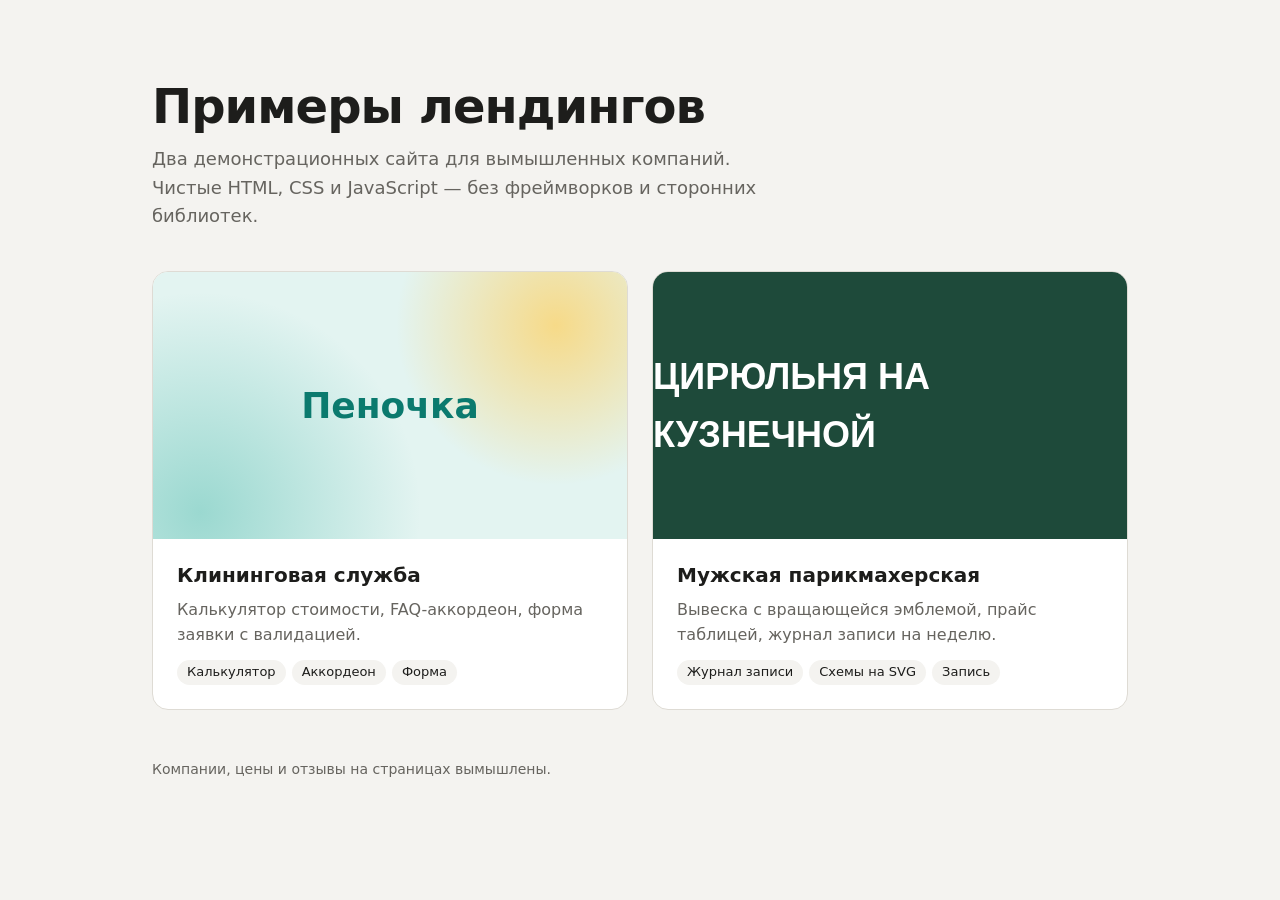
<file: index.html>
<!DOCTYPE html>
<html lang="ru">
<head>
  <meta charset="UTF-8">
  <meta name="viewport" content="width=device-width, initial-scale=1">
  <title>Демо-лендинги — примеры работ</title>
  <meta name="description" content="Два демонстрационных лендинга на HTML, CSS и JavaScript: клининговая служба и барбершоп.">
  <style>
    :root {
      --color-bg: #f4f3f0;
      --color-surface: #ffffff;
      --color-ink: #1d1d1b;
      --color-muted: #66645f;
      --color-line: #dedbd4;
      --gutter: 16px;
    }

    *,
    *::before,
    *::after {
      box-sizing: border-box;
    }

    body {
      margin: 0;
      min-width: 320px;
      font-family: system-ui, -apple-system, "Segoe UI", Roboto, "Helvetica Neue", Arial, sans-serif;
      line-height: 1.6;
      color: var(--color-ink);
      background: var(--color-bg);
    }

    :focus-visible {
      outline: 3px solid var(--color-ink);
      outline-offset: 4px;
    }

    .page {
      max-width: 1040px;
      margin: 0 auto;
      padding: 48px var(--gutter);
    }

    .page__header {
      max-width: 620px;
      margin-bottom: 40px;
    }

    .page__title {
      margin: 0 0 12px;
      font-size: clamp(2rem, 1.5rem + 2vw, 3rem);
      line-height: 1.1;
      letter-spacing: -0.02em;
    }

    .page__lead {
      margin: 0;
      color: var(--color-muted);
      font-size: 1.125rem;
    }

    .works {
      display: grid;
      gap: 24px;
      margin: 0;
      padding: 0;
      list-style: none;
    }

    .work {
      display: flex;
      flex-direction: column;
      height: 100%;
      overflow: hidden;
      border: 1px solid var(--color-line);
      border-radius: 16px;
      background: var(--color-surface);
      color: inherit;
      text-decoration: none;
      transition: transform 0.2s, box-shadow 0.2s;
    }

    .work:hover {
      transform: translateY(-4px);
      box-shadow: 0 16px 40px rgba(0, 0, 0, 0.1);
    }

    .work__preview {
      display: grid;
      place-items: center;
      aspect-ratio: 16 / 9;
      font-size: clamp(1.5rem, 1rem + 2vw, 2.25rem);
    }

    .work__preview--cleaning {
      background:
        radial-gradient(circle at 85% 20%, rgba(255, 207, 92, 0.7), transparent 35%),
        radial-gradient(circle at 10% 90%, rgba(20, 165, 147, 0.35), transparent 45%),
        #e3f4f1;
      color: #0b7a6e;
      font-family: ui-rounded, system-ui, sans-serif;
      font-weight: 800;
    }

    .work__preview--barber {
      background: #1e4a3a;
      color: #fff;
      font-family: "Avenir Next Condensed", "Bahnschrift Condensed", "Bahnschrift", "Roboto Condensed", "sans-serif-condensed", "Arial Narrow", Arial, sans-serif;
      font-stretch: condensed;
      font-weight: 700;
      text-transform: uppercase;
    }

    .work__body {
      flex: 1;
      padding: 20px 24px 24px;
    }

    .work__title {
      margin: 0 0 6px;
      font-size: 1.25rem;
    }

    .work__text {
      margin: 0 0 12px;
      color: var(--color-muted);
    }

    .work__tags {
      display: flex;
      flex-wrap: wrap;
      gap: 6px;
      margin: 0;
      padding: 0;
      list-style: none;
    }

    .work__tag {
      padding: 2px 10px;
      border-radius: 999px;
      background: var(--color-bg);
      font-size: 0.8125rem;
    }

    .page__footer {
      margin-top: 48px;
      color: var(--color-muted);
      font-size: 0.875rem;
    }

    @media (min-width: 768px) {
      :root {
        --gutter: 32px;
      }

      .page {
        padding-top: 80px;
      }

      .works {
        grid-template-columns: 1fr 1fr;
      }
    }

    @media (prefers-reduced-motion: reduce) {
      .work {
        transition: none;
      }

      .work:hover {
        transform: none;
      }
    }
  </style>
</head>
<body>
  <main class="page">
    <header class="page__header">
      <h1 class="page__title">Примеры лендингов</h1>
      <p class="page__lead">Два демонстрационных сайта для вымышленных компаний. Чистые HTML, CSS и JavaScript — без фреймворков и сторонних библиотек.</p>
    </header>

    <ul class="works">
      <li>
        <a class="work" href="landing-cleaning/index.html">
          <span class="work__preview work__preview--cleaning" aria-hidden="true">Пеночка</span>
          <div class="work__body">
            <h2 class="work__title">Клининговая служба</h2>
            <p class="work__text">Калькулятор стоимости, FAQ-аккордеон, форма заявки с валидацией.</p>
            <ul class="work__tags">
              <li class="work__tag">Калькулятор</li>
              <li class="work__tag">Аккордеон</li>
              <li class="work__tag">Форма</li>
            </ul>
          </div>
        </a>
      </li>
      <li>
        <a class="work" href="landing-barbershop/index.html">
          <span class="work__preview work__preview--barber" aria-hidden="true">Цирюльня на Кузнечной</span>
          <div class="work__body">
            <h2 class="work__title">Мужская парикмахерская</h2>
            <p class="work__text">Вывеска с вращающейся эмблемой, прайс таблицей, журнал записи на неделю.</p>
            <ul class="work__tags">
              <li class="work__tag">Журнал записи</li>
              <li class="work__tag">Схемы на SVG</li>
              <li class="work__tag">Запись</li>
            </ul>
          </div>
        </a>
      </li>
    </ul>

    <footer class="page__footer">
      <p>Компании, цены и отзывы на страницах вымышлены.</p>
    </footer>
  </main>
</body>
</html>
</file>
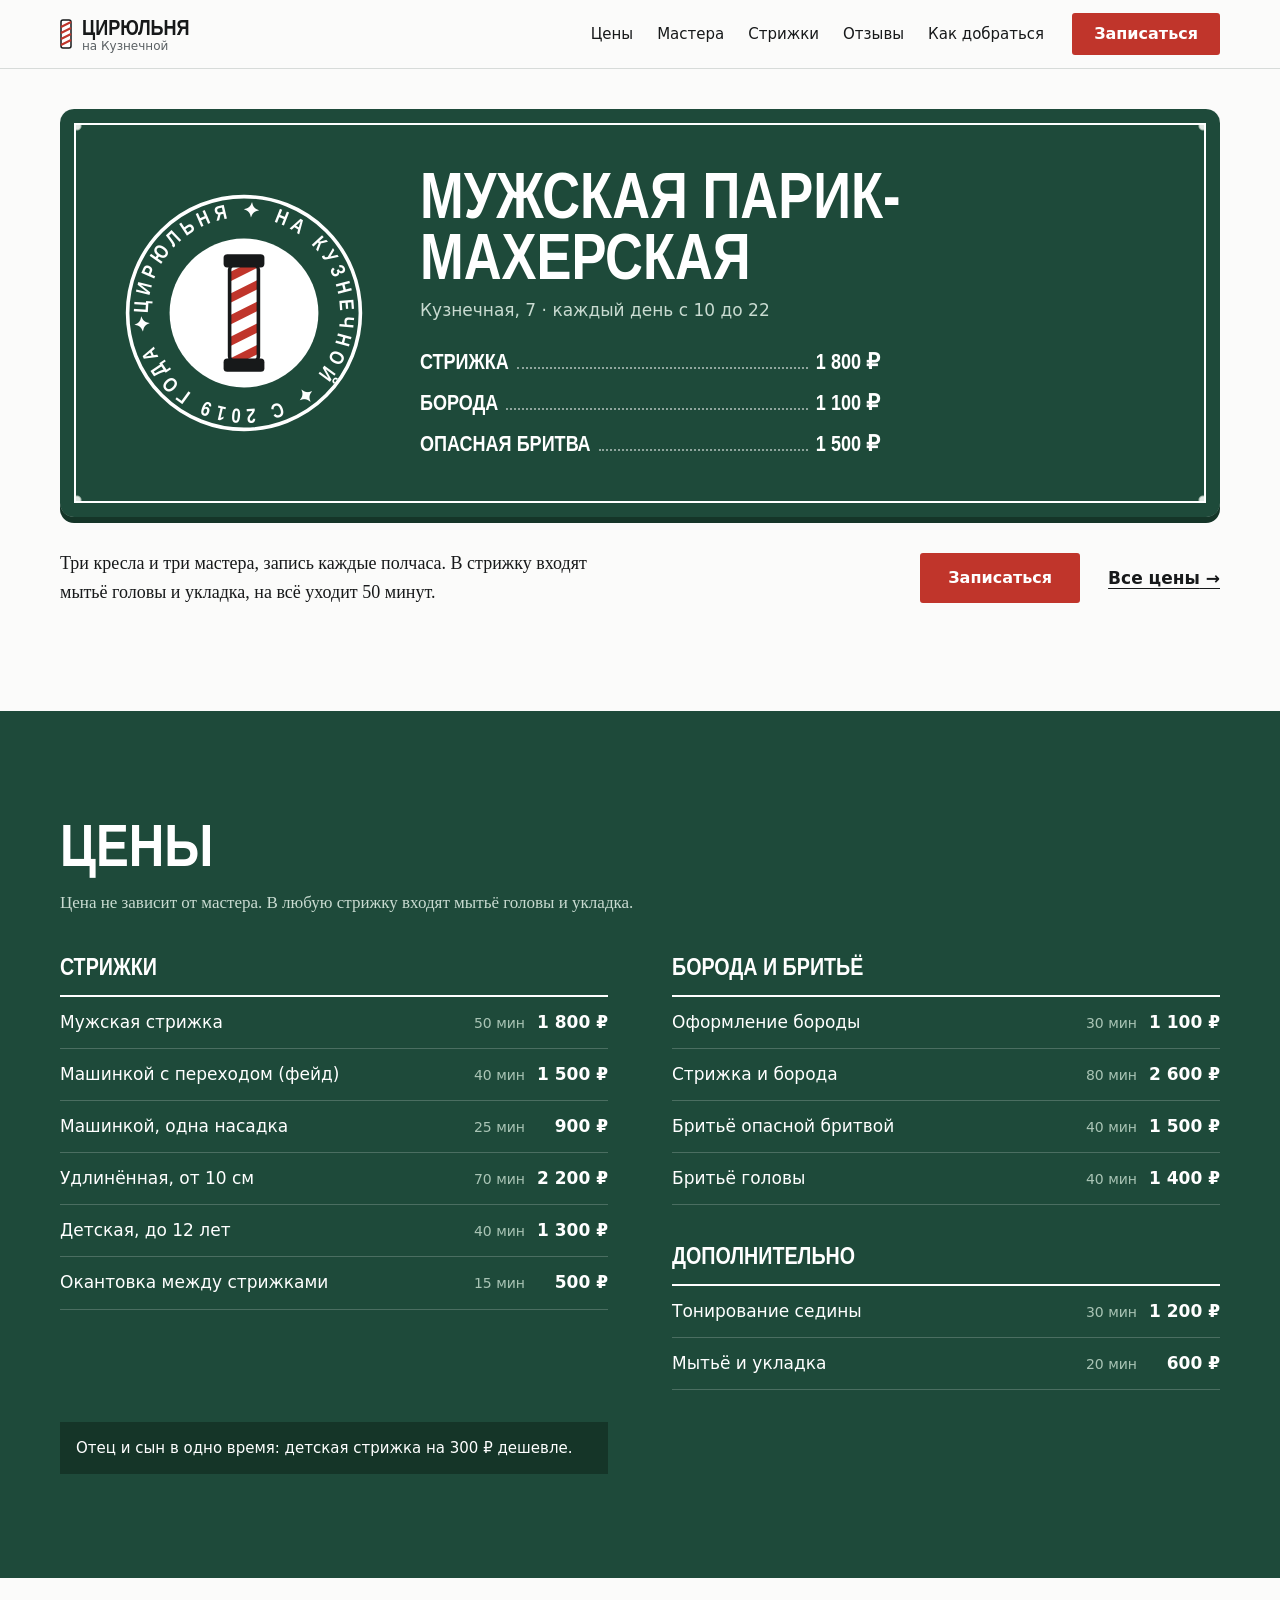
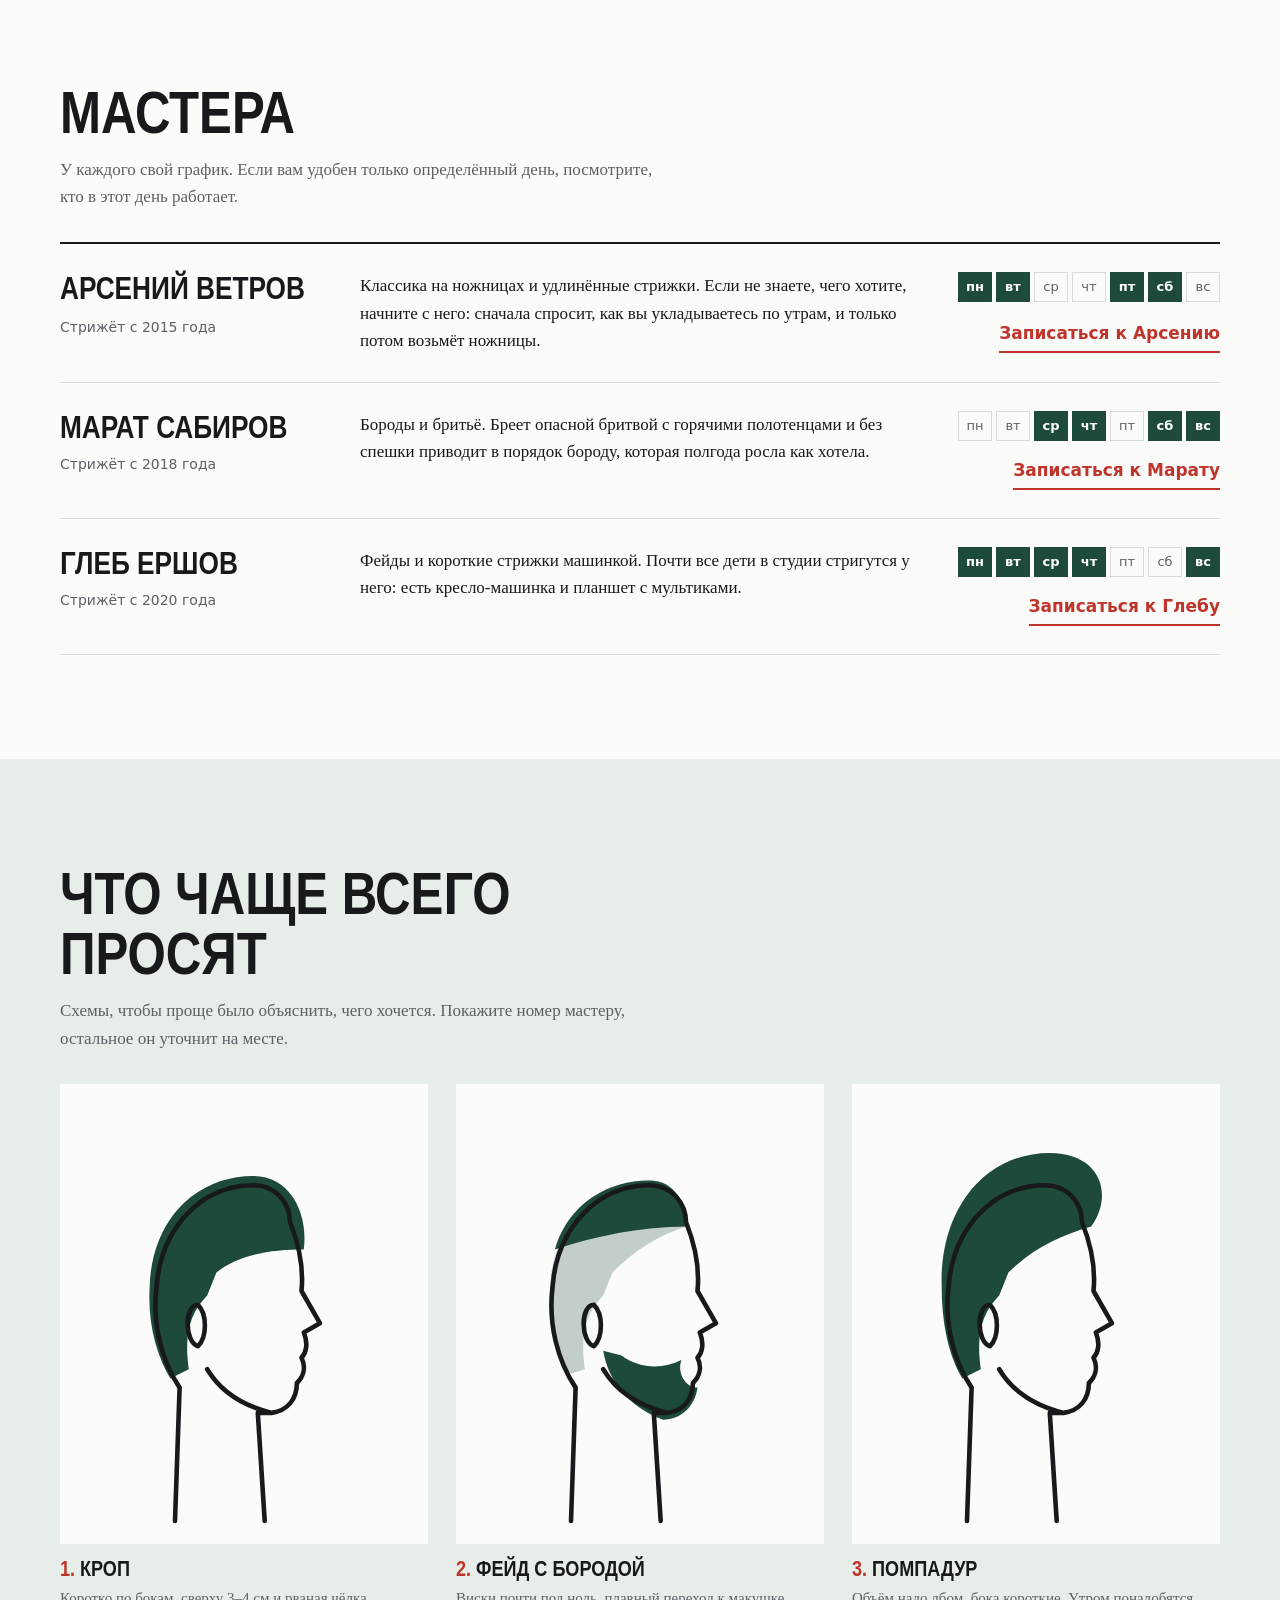
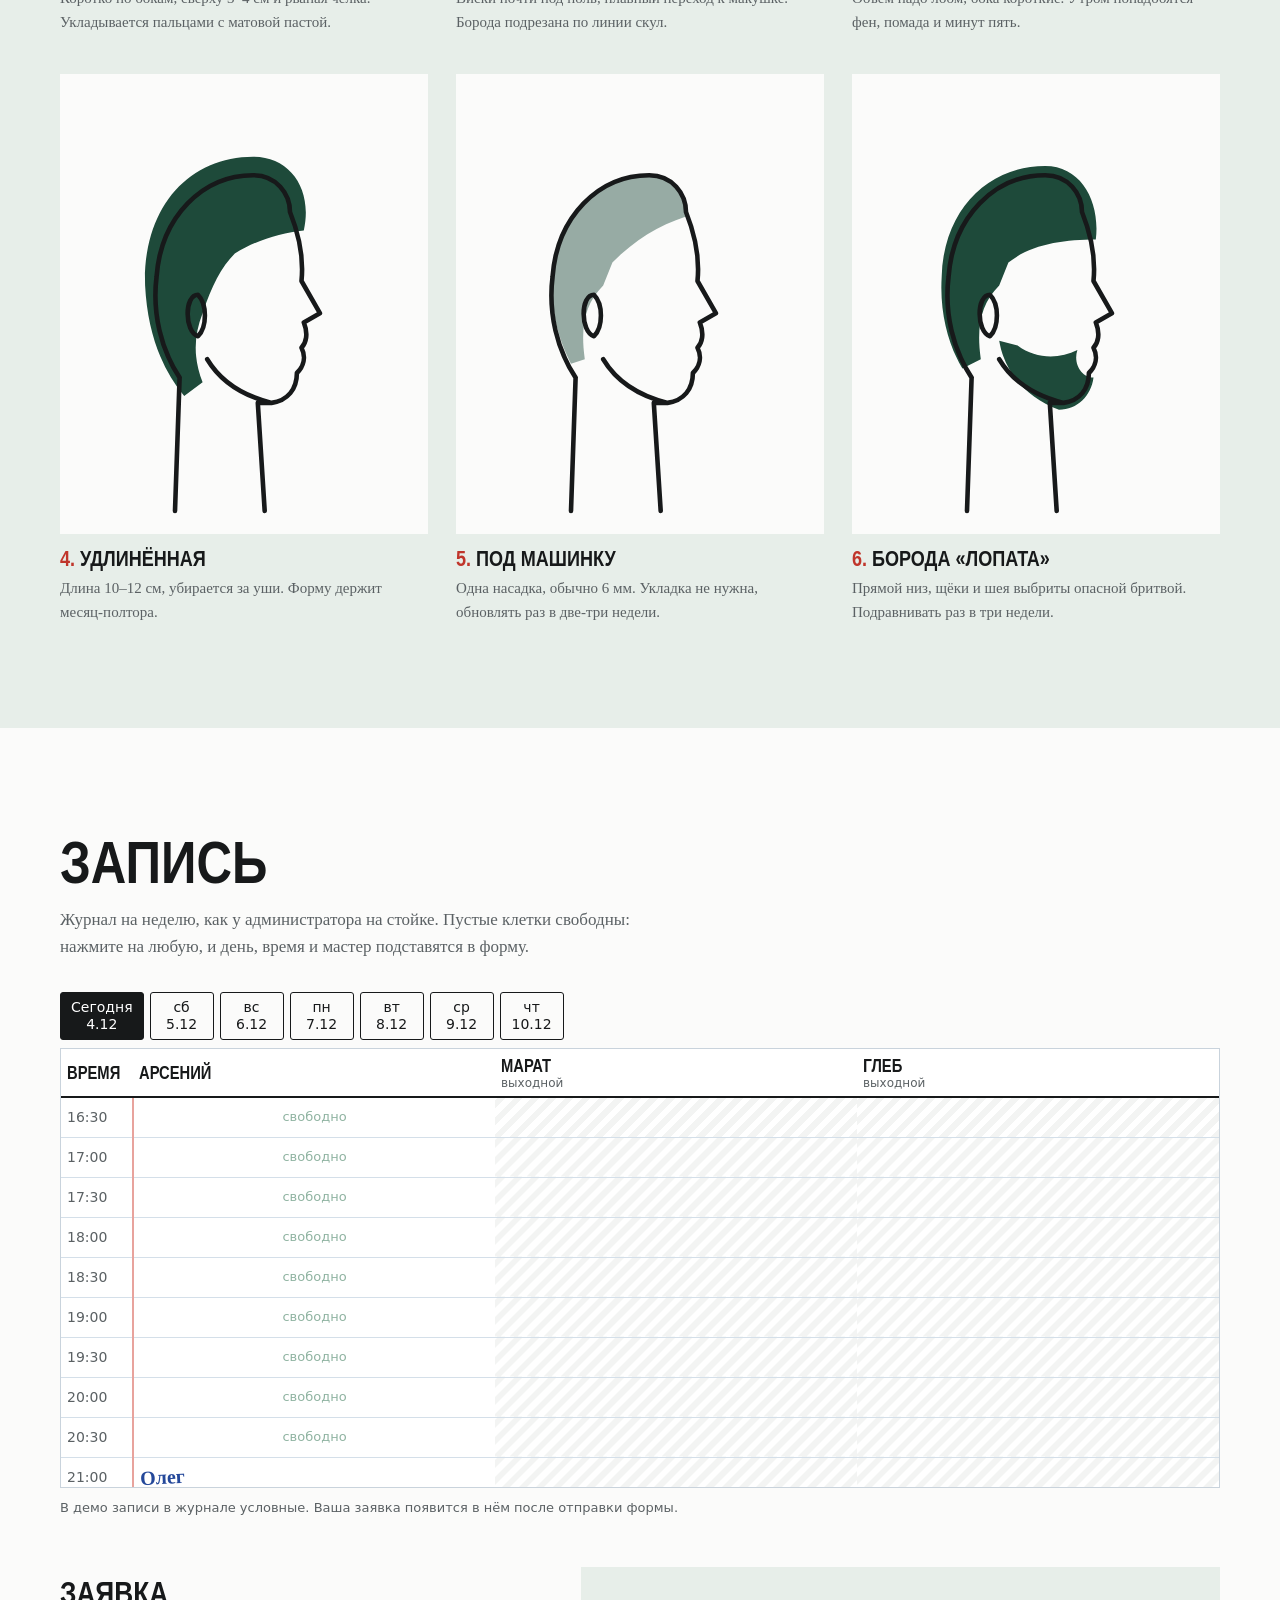
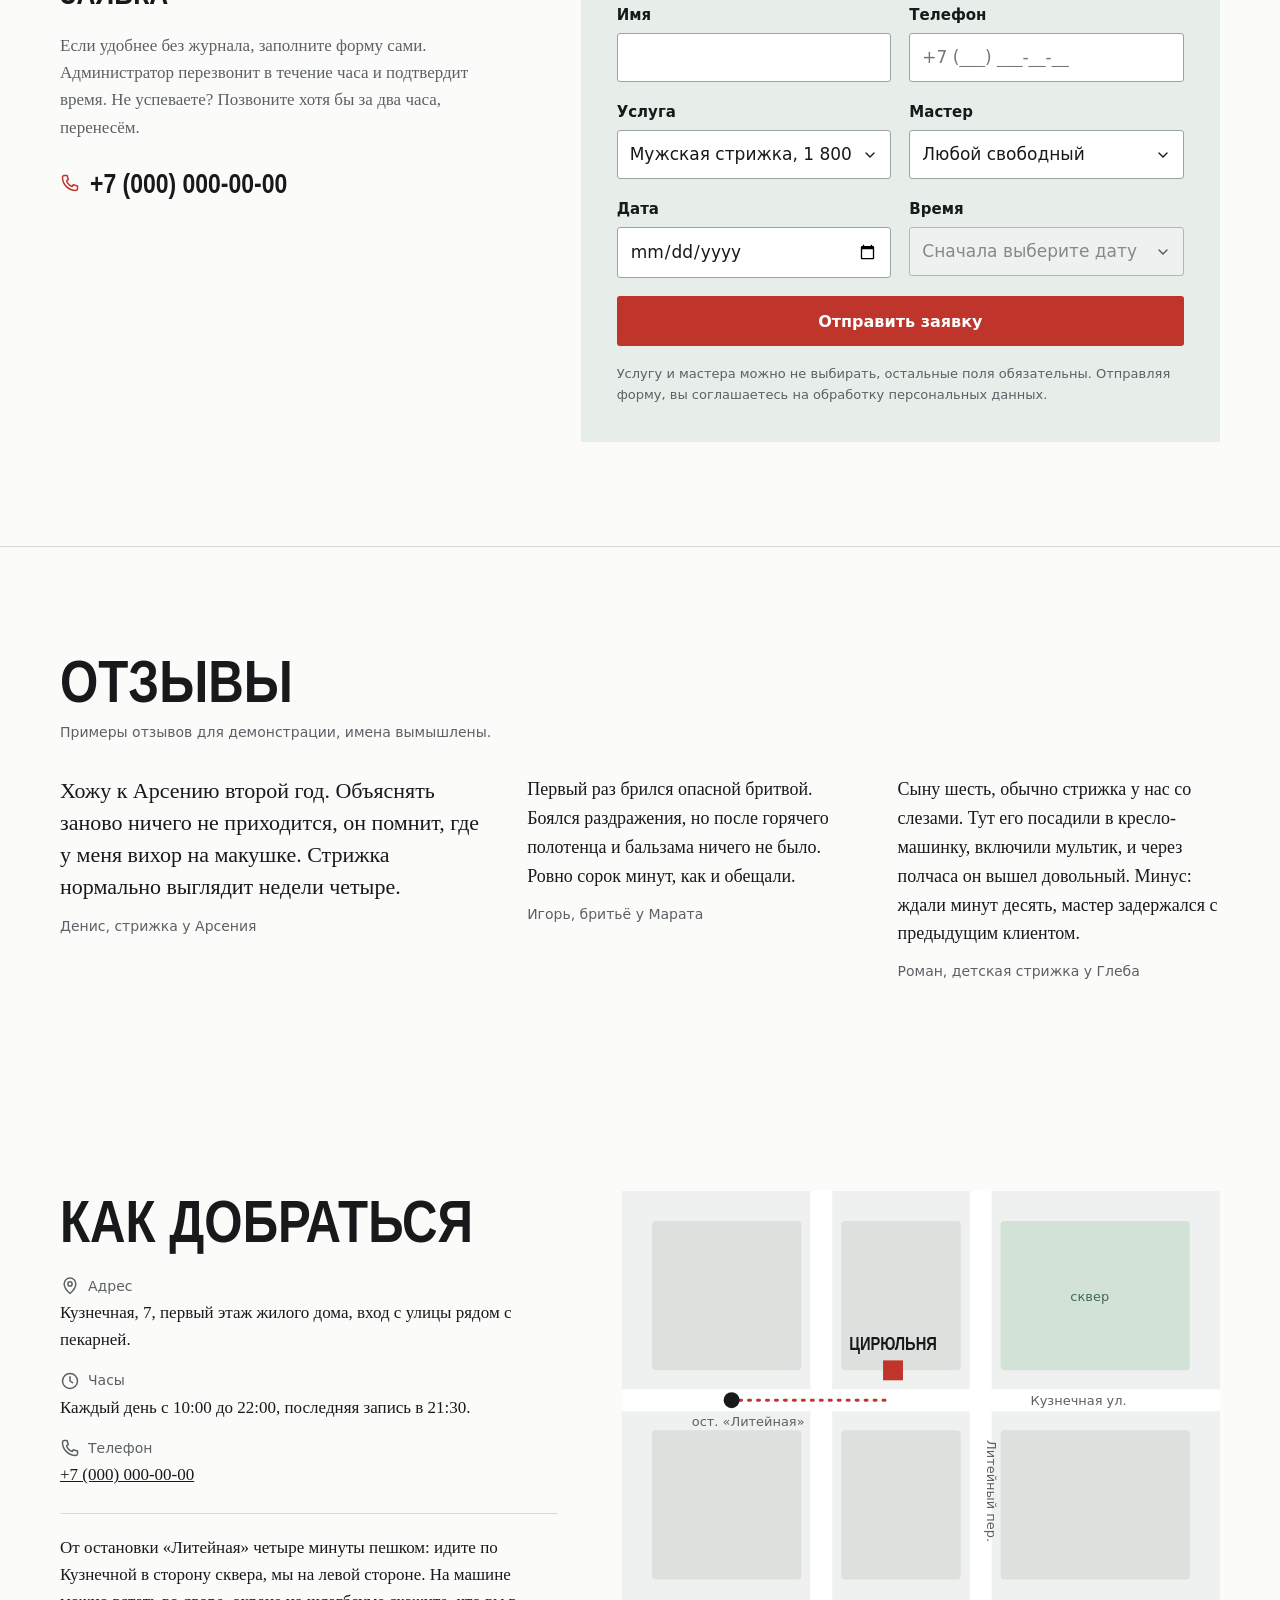
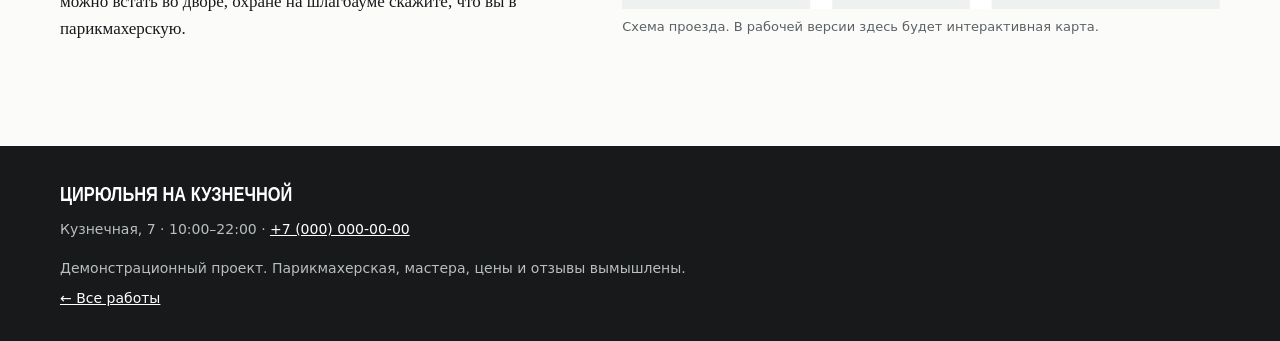
<file: landing-barbershop/index.html>
<!DOCTYPE html>
<html lang="ru">
<head>
  <meta charset="UTF-8">
  <meta name="viewport" content="width=device-width, initial-scale=1">
  <title>Цирюльня на Кузнечной — мужские стрижки и бритьё</title>
  <meta name="description" content="Мужская парикмахерская на Кузнечной, 7. Стрижка 1 800 ₽, бритьё опасной бритвой, запись онлайн. Демонстрационный лендинг.">
  <meta name="theme-color" content="#1e4a3a">
  <link rel="icon" href="data:image/svg+xml,%3Csvg xmlns='http://www.w3.org/2000/svg' viewBox='0 0 32 32'%3E%3Crect width='32' height='32' rx='6' fill='%231e4a3a'/%3E%3Crect x='12' y='5' width='8' height='22' rx='2' fill='%23fff'/%3E%3Cpath d='M12 10l8-4M12 16l8-4M12 22l8-4' stroke='%23c0352b' stroke-width='2.5'/%3E%3C/svg%3E">
  <link rel="stylesheet" href="style.css">
  <script>document.documentElement.classList.add('js');</script>
  <script src="script.js" defer></script>
</head>
<body>
  <svg class="sprite" aria-hidden="true" focusable="false">
    <!-- Профили для схем стрижек: голова линией, волосы и борода заливкой -->
    <symbol id="head" viewBox="0 0 160 200">
      <path d="M100 60c4 10 6 20 5 30l8 14-7 4c2 5 1 9-1 11 2 4 1 8-2 11 0 7-4 12-11 13h-6M86 143l3 47M52 132c-8-12-12-28-10-44 2-26 20-44 42-44 10 0 16 8 16 16M52 132l-2 58M92 143c-12-3-22-9-28-19M60 96c-6 0-6 16 0 18 4-4 4-14 0-18z"/>
    </symbol>
    <symbol id="hair-crop" viewBox="0 0 160 200">
      <path d="M106 72c2-16-6-32-22-32-24 0-44 18-45 48-1 16 3 30 9 40l8-4c-2-14 0-24 8-32l4-10c10-8 24-10 38-10z"/>
    </symbol>
    <symbol id="hair-fade" viewBox="0 0 160 200">
      <path d="M100 62c0-12-6-20-16-20-22 0-42 18-43 46-1 16 3 30 9 38l6-2c-2-14 0-24 8-32l4-10c10-10 20-16 32-20z" opacity="0.25"/>
      <path d="M100 62c0-12-6-20-16-20-20 0-36 12-41 30 18-6 38-10 57-10z"/>
    </symbol>
    <symbol id="hair-pomp" viewBox="0 0 160 200">
      <path d="M104 62c10-14 4-32-18-32-28 0-48 24-47 58 0 16 3 30 9 40l8-4c-2-14 0-24 8-32l4-10c10-10 22-16 36-20z"/>
    </symbol>
    <symbol id="hair-long" viewBox="0 0 160 200">
      <path d="M106 68c4-18-6-32-22-32-28 0-48 22-47 56 1 20 7 36 17 48l8-6c-4-10-4-20 0-30 4-12 8-20 14-26 10-6 20-9 30-10z"/>
    </symbol>
    <symbol id="hair-buzz" viewBox="0 0 160 200">
      <path d="M100 62c0-12-6-18-16-18-22 0-40 18-42 44-1 16 3 28 8 38l6-2c-2-14 0-24 8-32l4-10c10-10 20-16 32-20z" opacity="0.45"/>
    </symbol>
    <symbol id="beard" viewBox="0 0 160 200">
      <path d="M64 116c2 12 10 24 26 30 8 0 14-6 15-14-5 0-9-6-7-12-8 4-18 4-26-2z"/>
    </symbol>

    <symbol id="i-phone" viewBox="0 0 24 24"><path d="M5 3h3.5l1.5 5-2.2 1.4a11 11 0 0 0 6.8 6.8L16 14l5 1.5V19a2 2 0 0 1-2 2A16 16 0 0 1 3 5a2 2 0 0 1 2-2z"/></symbol>
    <symbol id="i-pin" viewBox="0 0 24 24"><path d="M12 21s-7-6.2-7-11.5a7 7 0 0 1 14 0C19 14.8 12 21 12 21z"/><circle cx="12" cy="9.5" r="2.5"/></symbol>
    <symbol id="i-clock" viewBox="0 0 24 24"><circle cx="12" cy="12" r="9"/><path d="M12 7v5l3 2"/></symbol>
  </svg>

  <a class="skip-link" href="#main">Перейти к содержимому</a>

  <header class="header" id="top">
    <div class="container header__inner">
      <a class="logo" href="#top" aria-label="Цирюльня на Кузнечной, на главную">
        <svg class="logo__pole" viewBox="0 0 12 32" aria-hidden="true" focusable="false">
          <rect x="1" y="2" width="10" height="28" rx="2" fill="#fff" stroke="currentColor" stroke-width="1.5"/>
          <path d="M1 9l10-5M1 15l10-5M1 21l10-5M1 27l10-5" stroke="#c0352b" stroke-width="2"/>
        </svg>
        <span class="logo__name">Цирюльня<span class="logo__place">на Кузнечной</span></span>
      </a>

      <button class="burger" type="button" aria-expanded="false" aria-controls="site-nav" aria-label="Открыть меню">
        <span class="burger__line"></span>
        <span class="burger__line"></span>
      </button>

      <nav class="nav" id="site-nav" aria-label="Основное меню">
        <ul class="nav__list">
          <li><a class="nav__link" href="#prices">Цены</a></li>
          <li><a class="nav__link" href="#masters">Мастера</a></li>
          <li><a class="nav__link" href="#looks">Стрижки</a></li>
          <li><a class="nav__link" href="#reviews">Отзывы</a></li>
          <li><a class="nav__link" href="#contacts">Как добраться</a></li>
        </ul>
        <a class="button nav__cta" href="#booking">Записаться</a>
      </nav>
    </div>
  </header>

  <main id="main">
    <section class="hero" aria-labelledby="hero-title">
      <div class="container">
        <div class="sign">
          <svg class="sign__emblem" viewBox="0 0 200 200" role="img" aria-label="Эмблема: барберский столб в круге, по кругу надпись «Цирюльня на Кузнечной, с 2019 года»">
            <defs>
              <path id="emblem-ring" d="M100 100m-80 0a80 80 0 1 1 160 0a80 80 0 1 1-160 0"/>
              <clipPath id="pole-clip"><rect x="88" y="60" width="24" height="80" rx="4"/></clipPath>
            </defs>
            <circle cx="100" cy="100" r="97" fill="none" stroke="currentColor" stroke-width="3"/>
            <text class="sign__ring">
              <textPath href="#emblem-ring" textLength="500" lengthAdjust="spacing">ЦИРЮЛЬНЯ ✦ НА КУЗНЕЧНОЙ ✦ С 2019 ГОДА ✦</textPath>
            </text>
            <circle cx="100" cy="100" r="62" fill="#fff"/>
            <rect x="88" y="60" width="24" height="80" rx="4" fill="#fff"/>
            <path clip-path="url(#pole-clip)" d="M80 74l40-20M80 92l40-20M80 110l40-20M80 128l40-20M80 146l40-20" stroke="#c0352b" stroke-width="7"/>
            <rect x="88" y="60" width="24" height="80" rx="4" fill="none" stroke="#17191a" stroke-width="3"/>
            <rect x="83" y="51" width="34" height="11" rx="3" fill="#17191a"/>
            <rect x="83" y="138" width="34" height="11" rx="3" fill="#17191a"/>
          </svg>

          <div class="sign__body">
            <h1 class="sign__title" id="hero-title">Мужская парик&shy;махерская</h1>
            <p class="sign__address">Кузнечная, 7 · каждый день с 10 до 22</p>
            <ul class="sign__prices">
              <li class="sign__price"><span>Стрижка</span><span class="sign__dots" aria-hidden="true"></span><span>1 800 ₽</span></li>
              <li class="sign__price"><span>Борода</span><span class="sign__dots" aria-hidden="true"></span><span>1 100 ₽</span></li>
              <li class="sign__price"><span>Опасная бритва</span><span class="sign__dots" aria-hidden="true"></span><span>1 500 ₽</span></li>
            </ul>
          </div>
        </div>

        <div class="hero__below">
          <p class="hero__text">Три кресла и три мастера, запись каждые полчаса. В стрижку входят мытьё головы и укладка, на всё уходит 50 минут.</p>
          <div class="hero__actions">
            <a class="button" href="#booking">Записаться</a>
            <a class="link-arrow" href="#prices">Все цены</a>
          </div>
        </div>
      </div>
    </section>

    <section class="section section--green" id="prices" aria-labelledby="prices-title">
      <div class="container">
        <div class="section__head reveal">
          <h2 class="section__title" id="prices-title">Цены</h2>
          <p class="section__lead">Цена не зависит от мастера. В любую стрижку входят мытьё головы и укладка.</p>
        </div>

        <div class="prices reveal">
          <table class="price-table">
            <caption class="price-table__caption">Стрижки</caption>
            <tbody>
              <tr><th scope="row">Мужская стрижка</th><td>50 мин</td><td>1 800 ₽</td></tr>
              <tr><th scope="row">Машинкой с переходом (фейд)</th><td>40 мин</td><td>1 500 ₽</td></tr>
              <tr><th scope="row">Машинкой, одна насадка</th><td>25 мин</td><td>900 ₽</td></tr>
              <tr><th scope="row">Удлинённая, от 10 см</th><td>70 мин</td><td>2 200 ₽</td></tr>
              <tr><th scope="row">Детская, до 12 лет</th><td>40 мин</td><td>1 300 ₽</td></tr>
              <tr><th scope="row">Окантовка между стрижками</th><td>15 мин</td><td>500 ₽</td></tr>
            </tbody>
          </table>

          <table class="price-table">
            <caption class="price-table__caption">Борода и бритьё</caption>
            <tbody>
              <tr><th scope="row">Оформление бороды</th><td>30 мин</td><td>1 100 ₽</td></tr>
              <tr><th scope="row">Стрижка и борода</th><td>80 мин</td><td>2 600 ₽</td></tr>
              <tr><th scope="row">Бритьё опасной бритвой</th><td>40 мин</td><td>1 500 ₽</td></tr>
              <tr><th scope="row">Бритьё головы</th><td>40 мин</td><td>1 400 ₽</td></tr>
            </tbody>
          </table>

          <table class="price-table">
            <caption class="price-table__caption">Дополнительно</caption>
            <tbody>
              <tr><th scope="row">Тонирование седины</th><td>30 мин</td><td>1 200 ₽</td></tr>
              <tr><th scope="row">Мытьё и укладка</th><td>20 мин</td><td>600 ₽</td></tr>
            </tbody>
          </table>

          <p class="prices__note">Отец и сын в одно время: детская стрижка на 300 ₽ дешевле.</p>
        </div>
      </div>
    </section>

    <section class="section" id="masters" aria-labelledby="masters-title">
      <div class="container">
        <div class="section__head reveal">
          <h2 class="section__title" id="masters-title">Мастера</h2>
          <p class="section__lead">У каждого свой график. Если вам удобен только определённый день, посмотрите, кто в этот день работает.</p>
        </div>

        <ul class="masters">
          <li class="master reveal" data-master="arseniy" data-days="1,2,5,6">
            <h3 class="master__name">Арсений Ветров</h3>
            <p class="master__since">Стрижёт с 2015 года</p>
            <p class="master__text">Классика на ножницах и удлинённые стрижки. Если не знаете, чего хотите, начните с него: сначала спросит, как вы укладываетесь по утрам, и только потом возьмёт ножницы.</p>
            <p class="week" aria-label="Работает в понедельник, вторник, пятницу и субботу">
              <span class="week__day week__day--on">пн</span><span class="week__day week__day--on">вт</span><span class="week__day">ср</span><span class="week__day">чт</span><span class="week__day week__day--on">пт</span><span class="week__day week__day--on">сб</span><span class="week__day">вс</span>
            </p>
            <button class="master__book" type="button" data-book-master="arseniy">Записаться к Арсению</button>
          </li>
          <li class="master reveal" data-master="marat" data-days="3,4,6,0">
            <h3 class="master__name">Марат Сабиров</h3>
            <p class="master__since">Стрижёт с 2018 года</p>
            <p class="master__text">Бороды и бритьё. Бреет опасной бритвой с горячими полотенцами и без спешки приводит в порядок бороду, которая полгода росла как хотела.</p>
            <p class="week" aria-label="Работает в среду, четверг, субботу и воскресенье">
              <span class="week__day">пн</span><span class="week__day">вт</span><span class="week__day week__day--on">ср</span><span class="week__day week__day--on">чт</span><span class="week__day">пт</span><span class="week__day week__day--on">сб</span><span class="week__day week__day--on">вс</span>
            </p>
            <button class="master__book" type="button" data-book-master="marat">Записаться к Марату</button>
          </li>
          <li class="master reveal" data-master="gleb" data-days="1,2,3,4,0">
            <h3 class="master__name">Глеб Ершов</h3>
            <p class="master__since">Стрижёт с 2020 года</p>
            <p class="master__text">Фейды и короткие стрижки машинкой. Почти все дети в студии стригутся у него: есть кресло-машинка и планшет с мультиками.</p>
            <p class="week" aria-label="Работает с понедельника по четверг и в воскресенье">
              <span class="week__day week__day--on">пн</span><span class="week__day week__day--on">вт</span><span class="week__day week__day--on">ср</span><span class="week__day week__day--on">чт</span><span class="week__day">пт</span><span class="week__day">сб</span><span class="week__day week__day--on">вс</span>
            </p>
            <button class="master__book" type="button" data-book-master="gleb">Записаться к Глебу</button>
          </li>
        </ul>
      </div>
    </section>

    <section class="section section--pale" id="looks" aria-labelledby="looks-title">
      <div class="container">
        <div class="section__head reveal">
          <h2 class="section__title" id="looks-title">Что чаще всего просят</h2>
          <p class="section__lead">Схемы, чтобы проще было объяснить, чего хочется. Покажите номер мастеру, остальное он уточнит на месте.</p>
        </div>

        <ol class="looks">
          <li class="look reveal">
            <svg class="look__art" viewBox="0 0 160 200" role="img" aria-label="Схема стрижки кроп в профиль">
              <use href="#hair-crop" class="look__hair"/><use href="#head" class="look__line"/>
            </svg>
            <h3 class="look__name">Кроп</h3>
            <p class="look__text">Коротко по бокам, сверху 3–4 см и рваная чёлка. Укладывается пальцами с матовой пастой.</p>
          </li>
          <li class="look reveal">
            <svg class="look__art" viewBox="0 0 160 200" role="img" aria-label="Схема стрижки фейд с бородой в профиль">
              <use href="#hair-fade" class="look__hair"/><use href="#beard" class="look__hair"/><use href="#head" class="look__line"/>
            </svg>
            <h3 class="look__name">Фейд с бородой</h3>
            <p class="look__text">Виски почти под ноль, плавный переход к макушке. Борода подрезана по линии скул.</p>
          </li>
          <li class="look reveal">
            <svg class="look__art" viewBox="0 0 160 200" role="img" aria-label="Схема стрижки помпадур в профиль">
              <use href="#hair-pomp" class="look__hair"/><use href="#head" class="look__line"/>
            </svg>
            <h3 class="look__name">Помпадур</h3>
            <p class="look__text">Объём надо лбом, бока короткие. Утром понадобятся фен, помада и минут пять.</p>
          </li>
          <li class="look reveal">
            <svg class="look__art" viewBox="0 0 160 200" role="img" aria-label="Схема удлинённой стрижки в профиль">
              <use href="#hair-long" class="look__hair"/><use href="#head" class="look__line"/>
            </svg>
            <h3 class="look__name">Удлинённая</h3>
            <p class="look__text">Длина 10–12 см, убирается за уши. Форму держит месяц-полтора.</p>
          </li>
          <li class="look reveal">
            <svg class="look__art" viewBox="0 0 160 200" role="img" aria-label="Схема стрижки под машинку в профиль">
              <use href="#hair-buzz" class="look__hair"/><use href="#head" class="look__line"/>
            </svg>
            <h3 class="look__name">Под машинку</h3>
            <p class="look__text">Одна насадка, обычно 6 мм. Укладка не нужна, обновлять раз в две-три недели.</p>
          </li>
          <li class="look reveal">
            <svg class="look__art" viewBox="0 0 160 200" role="img" aria-label="Схема короткой стрижки с бородой лопатой в профиль">
              <use href="#hair-crop" class="look__hair"/><use href="#beard" class="look__hair"/><use href="#head" class="look__line"/>
            </svg>
            <h3 class="look__name">Борода «лопата»</h3>
            <p class="look__text">Прямой низ, щёки и шея выбриты опасной бритвой. Подравнивать раз в три недели.</p>
          </li>
        </ol>
      </div>
    </section>

    <section class="section" id="booking" aria-labelledby="booking-title">
      <div class="container">
        <div class="section__head reveal">
          <h2 class="section__title" id="booking-title">Запись</h2>
          <p class="section__lead">Журнал на неделю, как у администратора на стойке. Пустые клетки свободны: нажмите на любую, и день, время и мастер подставятся в форму.</p>
        </div>

        <div class="journal reveal">
          <div class="journal__days" id="journal-days" role="group" aria-label="День недели"></div>
          <div class="journal__page" tabindex="0" aria-label="Журнал записи, прокручивается">
            <table class="journal__table" id="journal-table"></table>
          </div>
          <p class="journal__note">В демо записи в журнале условные. Ваша заявка появится в нём после отправки формы.</p>
        </div>
      </div>

      <div class="container booking">
        <div class="booking__intro reveal">
          <h3 class="booking__title">Заявка</h3>
          <p class="section__lead">Если удобнее без журнала, заполните форму сами. Администратор перезвонит в течение часа и подтвердит время. Не успеваете? Позвоните хотя бы за два часа, перенесём.</p>
          <p class="booking__phone"><svg class="icon" aria-hidden="true"><use href="#i-phone"/></svg><a href="tel:+70000000000">+7 (000) 000-00-00</a></p>
        </div>

        <div class="booking__panel reveal">
          <form class="form" id="booking-form" novalidate>
            <div class="form__row">
              <div class="field">
                <label class="field__label" for="booking-name">Имя</label>
                <input class="field__input" type="text" id="booking-name" name="name" autocomplete="name" required aria-describedby="booking-name-error">
                <p class="field__error" id="booking-name-error"></p>
              </div>
              <div class="field">
                <label class="field__label" for="booking-phone">Телефон</label>
                <input class="field__input" type="tel" id="booking-phone" name="phone" autocomplete="tel" placeholder="+7 (___) ___-__-__" required aria-describedby="booking-phone-error">
                <p class="field__error" id="booking-phone-error"></p>
              </div>
            </div>
            <div class="form__row">
              <div class="field">
                <label class="field__label" for="booking-service">Услуга</label>
                <select class="field__input field__input--select" id="booking-service" name="service">
                  <option>Мужская стрижка, 1 800 ₽</option>
                  <option>Фейд, 1 500 ₽</option>
                  <option>Машинкой, одна насадка, 900 ₽</option>
                  <option>Стрижка и борода, 2 600 ₽</option>
                  <option>Оформление бороды, 1 100 ₽</option>
                  <option>Бритьё опасной бритвой, 1 500 ₽</option>
                  <option>Детская стрижка, 1 300 ₽</option>
                </select>
              </div>
              <div class="field">
                <label class="field__label" for="booking-master">Мастер</label>
                <select class="field__input field__input--select" id="booking-master" name="master">
                  <option value="any">Любой свободный</option>
                  <option value="arseniy">Арсений</option>
                  <option value="marat">Марат</option>
                  <option value="gleb">Глеб</option>
                </select>
              </div>
            </div>
            <div class="form__row">
              <div class="field">
                <label class="field__label" for="booking-date">Дата</label>
                <input class="field__input" type="date" id="booking-date" name="date" required aria-describedby="booking-date-error">
                <p class="field__error" id="booking-date-error"></p>
              </div>
              <div class="field">
                <label class="field__label" for="booking-time">Время</label>
                <select class="field__input field__input--select" id="booking-time" name="time" required aria-describedby="booking-time-error">
                  <option value="">Сначала выберите дату</option>
                </select>
                <p class="field__error" id="booking-time-error"></p>
              </div>
            </div>
            <button class="button button--wide" type="submit">Отправить заявку</button>
            <p class="form__policy">Услугу и мастера можно не выбирать, остальные поля обязательны. Отправляя форму, вы соглашаетесь на обработку персональных данных.</p>
          </form>

          <div class="form-success" id="booking-success" tabindex="-1" hidden>
            <h3 class="form-success__title">Заявка отправлена</h3>
            <p class="form-success__text" id="booking-success-text"></p>
            <p class="form-success__demo">Это демо, данные никуда не уходят.</p>
            <button class="button button--ghost" type="button" id="booking-again">Записаться ещё раз</button>
          </div>
        </div>
      </div>
    </section>

    <section class="section section--ruled" id="reviews" aria-labelledby="reviews-title">
      <div class="container">
        <div class="section__head reveal">
          <h2 class="section__title" id="reviews-title">Отзывы</h2>
          <p class="section__note">Примеры отзывов для демонстрации, имена вымышлены.</p>
        </div>

        <div class="reviews">
          <figure class="review reveal">
            <blockquote class="review__text">
              <p>Хожу к Арсению второй год. Объяснять заново ничего не приходится, он помнит, где у меня вихор на макушке. Стрижка нормально выглядит недели четыре.</p>
            </blockquote>
            <figcaption class="review__author">Денис, стрижка у Арсения</figcaption>
          </figure>
          <figure class="review reveal">
            <blockquote class="review__text">
              <p>Первый раз брился опасной бритвой. Боялся раздражения, но после горячего полотенца и бальзама ничего не было. Ровно сорок минут, как и обещали.</p>
            </blockquote>
            <figcaption class="review__author">Игорь, бритьё у Марата</figcaption>
          </figure>
          <figure class="review reveal">
            <blockquote class="review__text">
              <p>Сыну шесть, обычно стрижка у нас со слезами. Тут его посадили в кресло-машинку, включили мультик, и через полчаса он вышел довольный. Минус: ждали минут десять, мастер задержался с предыдущим клиентом.</p>
            </blockquote>
            <figcaption class="review__author">Роман, детская стрижка у Глеба</figcaption>
          </figure>
        </div>
      </div>
    </section>

    <section class="section" id="contacts" aria-labelledby="contacts-title">
      <div class="container contacts">
        <div class="contacts__info reveal">
          <h2 class="section__title" id="contacts-title">Как добраться</h2>
          <dl class="contacts__list">
            <div class="contacts__item">
              <dt><svg class="icon" aria-hidden="true"><use href="#i-pin"/></svg>Адрес</dt>
              <dd>Кузнечная, 7, первый этаж жилого дома, вход с улицы рядом с пекарней.</dd>
            </div>
            <div class="contacts__item">
              <dt><svg class="icon" aria-hidden="true"><use href="#i-clock"/></svg>Часы</dt>
              <dd>Каждый день с 10:00 до 22:00, последняя запись в 21:30.</dd>
            </div>
            <div class="contacts__item">
              <dt><svg class="icon" aria-hidden="true"><use href="#i-phone"/></svg>Телефон</dt>
              <dd><a href="tel:+70000000000">+7 (000) 000-00-00</a></dd>
            </div>
          </dl>
          <p class="contacts__route">От остановки «Литейная» четыре минуты пешком: идите по Кузнечной в сторону сквера, мы на левой стороне. На машине можно встать во дворе, охране на шлагбауме скажите, что вы в парикмахерскую.</p>
        </div>

        <figure class="map reveal">
          <svg class="map__canvas" viewBox="0 0 600 420" role="img" aria-label="Схема: парикмахерская на Кузнечной улице, от остановки Литейная в сторону сквера">
            <rect width="600" height="420" fill="#eef1ef"/>
            <rect x="380" y="30" width="190" height="150" rx="4" fill="#d3e2d7"/>
            <g fill="#dde1de">
              <rect x="30" y="30" width="150" height="150" rx="4"/>
              <rect x="220" y="30" width="120" height="150" rx="4"/>
              <rect x="30" y="240" width="150" height="150" rx="4"/>
              <rect x="220" y="240" width="120" height="150" rx="4"/>
              <rect x="380" y="240" width="190" height="150" rx="4"/>
            </g>
            <path d="M0 210h600M200 0v420M360 0v420" stroke="#fff" stroke-width="22"/>
            <text class="map__label" x="410" y="215">Кузнечная ул.</text>
            <text class="map__label" x="366" y="250" transform="rotate(90 366 250)">Литейный пер.</text>
            <text class="map__label map__label--park" x="450" y="110">сквер</text>
            <path d="M118 210h150" stroke="#c0352b" stroke-width="3" stroke-dasharray="2 7" stroke-linecap="round"/>
            <circle cx="110" cy="210" r="8" fill="#17191a"/>
            <text class="map__label" x="70" y="236">ост. «Литейная»</text>
            <rect x="262" y="170" width="20" height="20" fill="#c0352b"/>
            <text class="map__mark" x="272" y="160" text-anchor="middle">Цирюльня</text>
          </svg>
          <figcaption class="map__caption">Схема проезда. В рабочей версии здесь будет интерактивная карта.</figcaption>
        </figure>
      </div>
    </section>
  </main>

  <footer class="footer">
    <div class="container footer__inner">
      <p class="footer__name">Цирюльня на Кузнечной</p>
      <p>Кузнечная, 7 · 10:00–22:00 · <a class="footer__link" href="tel:+70000000000">+7 (000) 000-00-00</a></p>
      <p class="footer__demo">Демонстрационный проект. Парикмахерская, мастера, цены и отзывы вымышлены.</p>
      <a class="footer__link" href="../index.html">← Все работы</a>
    </div>
  </footer>
</body>
</html>
</file>
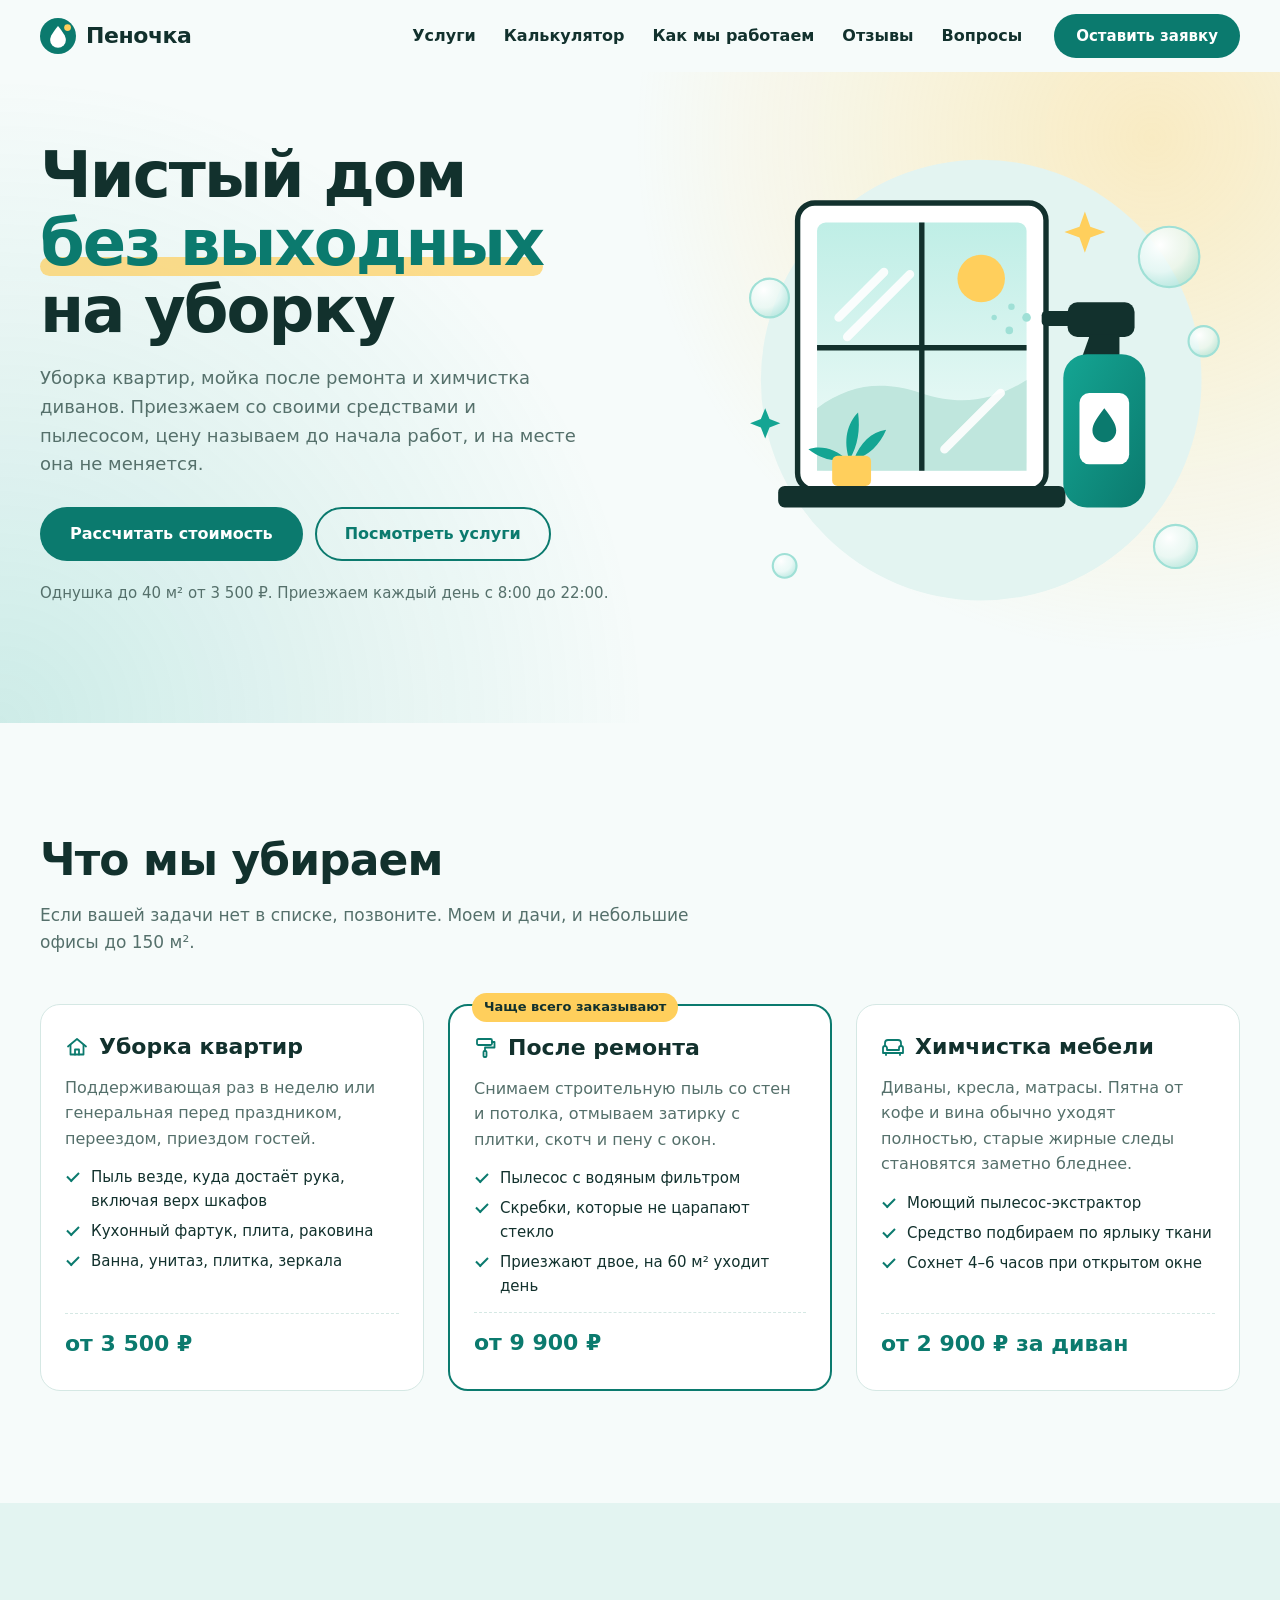
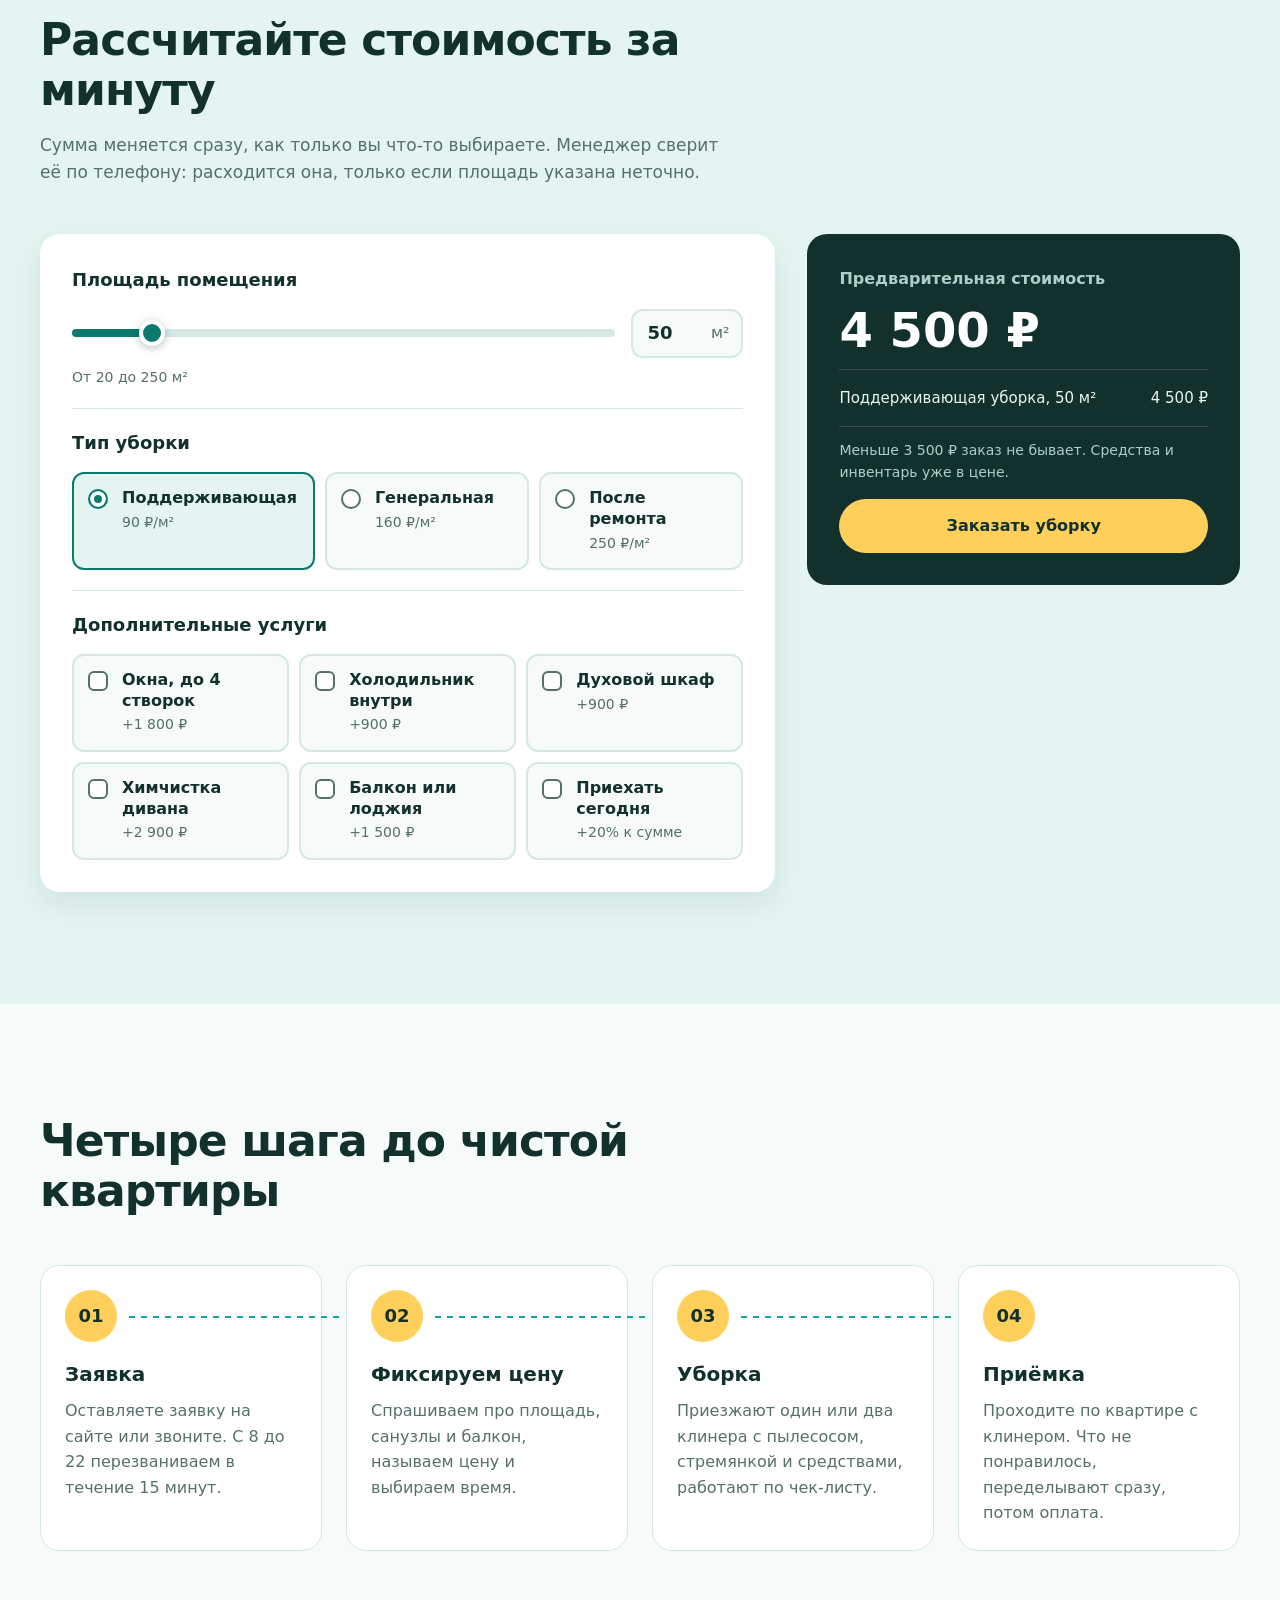
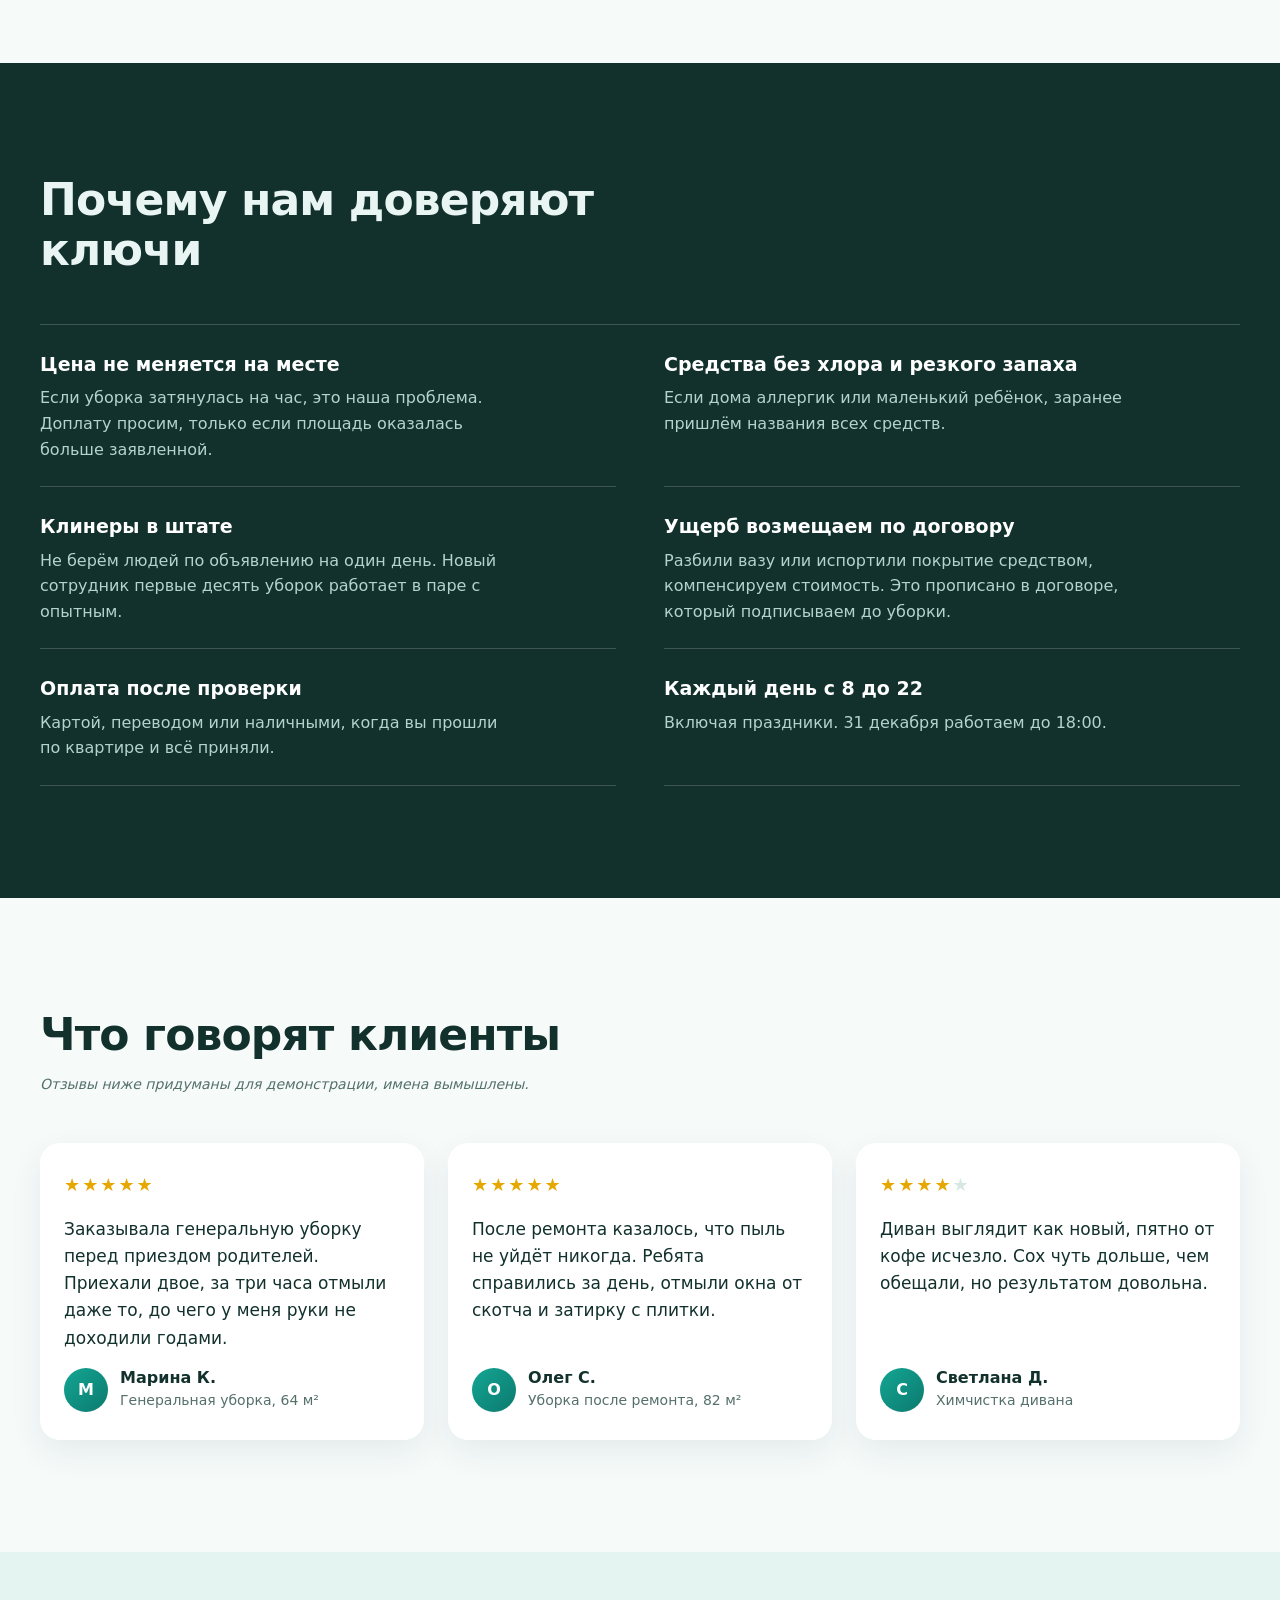
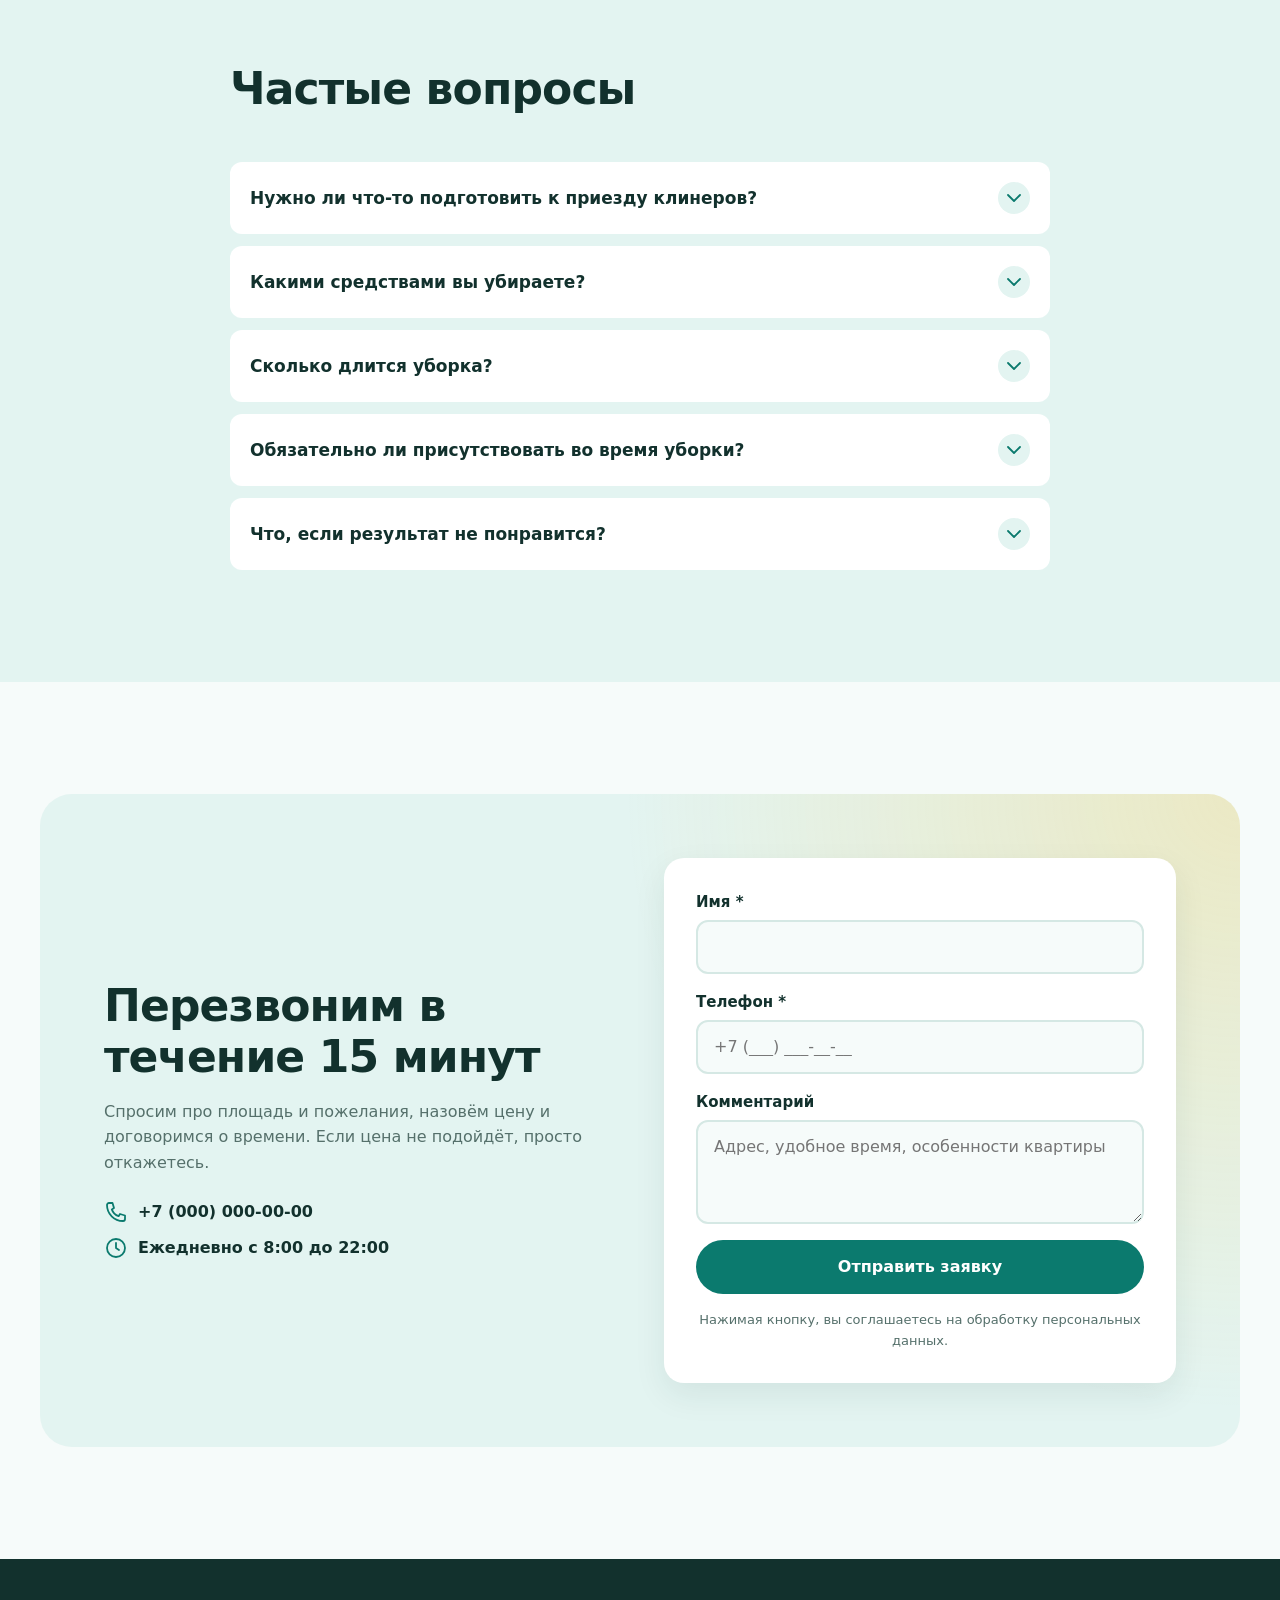
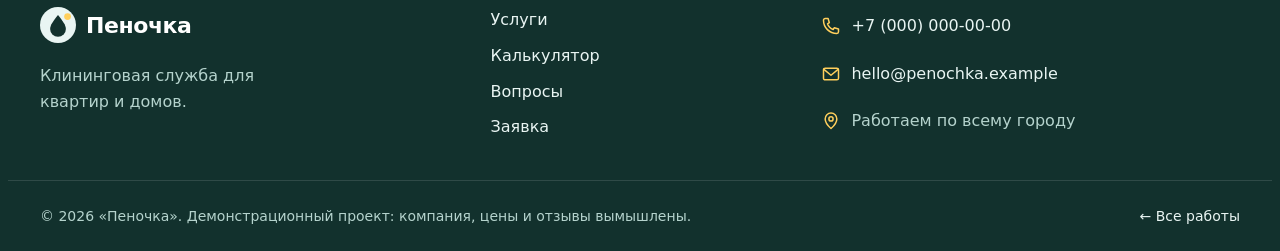
<file: landing-cleaning/index.html>
<!DOCTYPE html>
<html lang="ru">
<head>
  <meta charset="UTF-8">
  <meta name="viewport" content="width=device-width, initial-scale=1">
  <title>Пеночка — клининговая служба</title>
  <meta name="description" content="Уборка квартир, уборка после ремонта и химчистка мебели. Онлайн-калькулятор стоимости. Демонстрационный лендинг.">
  <meta name="theme-color" content="#0b7a6e">
  <link rel="icon" href="data:image/svg+xml,%3Csvg xmlns='http://www.w3.org/2000/svg' viewBox='0 0 32 32'%3E%3Ccircle cx='16' cy='16' r='16' fill='%230b7a6e'/%3E%3Cpath d='M16 7c4 5 7 9 7 12.5a7 7 0 0 1-14 0C9 16 12 12 16 7z' fill='%23fff'/%3E%3C/svg%3E">
  <link rel="stylesheet" href="style.css">
  <script>document.documentElement.classList.add('js');</script>
  <script src="script.js" defer></script>
</head>
<body>
  <svg class="sprite" aria-hidden="true" focusable="false">
    <symbol id="i-home" viewBox="0 0 24 24"><path d="M3 11.5 12 4l9 7.5"/><path d="M5.5 10v9.5h13V10"/><path d="M10 19.5v-5h4v5"/></symbol>
    <symbol id="i-roller" viewBox="0 0 24 24"><rect x="3" y="3" width="15" height="6" rx="1.5"/><path d="M18 6h2.5v5.5H11V15"/><rect x="9.5" y="15" width="3" height="6" rx="1"/></symbol>
    <symbol id="i-sofa" viewBox="0 0 24 24"><path d="M4 11V8a3 3 0 0 1 3-3h10a3 3 0 0 1 3 3v3"/><path d="M2 13a2 2 0 0 1 4 0v2h12v-2a2 2 0 0 1 4 0v5H2z"/><path d="M5 18v2M19 18v2"/></symbol>
    <symbol id="i-clock" viewBox="0 0 24 24"><circle cx="12" cy="12" r="9"/><path d="M12 7v5l3 2"/></symbol>
    <symbol id="i-check" viewBox="0 0 24 24"><path d="m5 12.5 4.5 4.5L19 7.5"/></symbol>
    <symbol id="i-chevron" viewBox="0 0 24 24"><path d="m6 9 6 6 6-6"/></symbol>
    <symbol id="i-phone" viewBox="0 0 24 24"><path d="M5 3h3.5l1.5 5-2.2 1.4a11 11 0 0 0 6.8 6.8L16 14l5 1.5V19a2 2 0 0 1-2 2A16 16 0 0 1 3 5a2 2 0 0 1 2-2z"/></symbol>
    <symbol id="i-mail" viewBox="0 0 24 24"><rect x="3" y="5" width="18" height="14" rx="2"/><path d="m3.5 6.5 8.5 7 8.5-7"/></symbol>
    <symbol id="i-pin" viewBox="0 0 24 24"><path d="M12 21s-7-6.2-7-11.5a7 7 0 0 1 14 0C19 14.8 12 21 12 21z"/><circle cx="12" cy="9.5" r="2.5"/></symbol>
  </svg>

  <a class="skip-link" href="#main">Перейти к содержимому</a>

  <header class="header" id="top">
    <div class="container header__inner">
      <a class="logo" href="#top" aria-label="Пеночка — на главную">
        <svg class="logo__mark" viewBox="0 0 32 32" aria-hidden="true" focusable="false">
          <circle cx="16" cy="16" r="16" fill="currentColor"/>
          <path d="M16 7c4 5 7 9 7 12.5a7 7 0 0 1-14 0C9 16 12 12 16 7z" fill="#fff"/>
          <circle cx="24.5" cy="8.5" r="3" fill="#ffcf5c"/>
        </svg>
        <span class="logo__text">Пеночка</span>
      </a>

      <button class="burger" type="button" aria-expanded="false" aria-controls="site-nav" aria-label="Открыть меню">
        <span class="burger__line"></span>
        <span class="burger__line"></span>
        <span class="burger__line"></span>
      </button>

      <nav class="nav" id="site-nav" aria-label="Основное меню">
        <ul class="nav__list">
          <li><a class="nav__link" href="#services">Услуги</a></li>
          <li><a class="nav__link" href="#calculator">Калькулятор</a></li>
          <li><a class="nav__link" href="#process">Как мы работаем</a></li>
          <li><a class="nav__link" href="#reviews">Отзывы</a></li>
          <li><a class="nav__link" href="#faq">Вопросы</a></li>
        </ul>
        <a class="button button--primary button--small nav__cta" href="#order">Оставить заявку</a>
      </nav>
    </div>
  </header>

  <main id="main">
    <section class="hero" aria-labelledby="hero-title">
      <div class="container hero__inner">
        <div class="hero__content">
          <h1 class="hero__title" id="hero-title">Чистый дом <span class="hero__accent">без&nbsp;выходных</span> на&nbsp;уборку</h1>
          <p class="hero__text">Уборка квартир, мойка после ремонта и химчистка диванов. Приезжаем со своими средствами и пылесосом, цену называем до начала работ, и на месте она не меняется.</p>
          <div class="hero__actions">
            <a class="button button--primary" href="#calculator">Рассчитать стоимость</a>
            <a class="button button--ghost" href="#services">Посмотреть услуги</a>
          </div>
          <p class="hero__meta">Однушка до 40 м² от 3&nbsp;500&nbsp;₽. Приезжаем каждый день с 8:00 до 22:00.</p>
        </div>

        <div class="hero__visual">
          <svg class="hero__art" viewBox="0 0 480 440" role="img" aria-labelledby="hero-art-title">
            <title id="hero-art-title">Иллюстрация: чистое окно, распылитель и мыльные пузыри</title>
            <defs>
              <linearGradient id="hero-sky" x1="0" y1="0" x2="0" y2="1">
                <stop offset="0" stop-color="#bfeee6"/>
                <stop offset="1" stop-color="#f1fbf9"/>
              </linearGradient>
              <linearGradient id="hero-bottle" x1="0" y1="0" x2="1" y2="1">
                <stop offset="0" stop-color="#14a593"/>
                <stop offset="1" stop-color="#0b7a6e"/>
              </linearGradient>
              <radialGradient id="hero-bubble" cx="0.35" cy="0.3" r="0.75">
                <stop offset="0" stop-color="#ffffff"/>
                <stop offset="0.6" stop-color="#e6f8f5" stop-opacity="0.7"/>
                <stop offset="1" stop-color="#9fe0d6" stop-opacity="0.6"/>
              </radialGradient>
            </defs>
            <circle cx="240" cy="226" r="204" fill="#e3f4f1"/>
            <rect x="70" y="62" width="230" height="266" rx="16" fill="#fff" stroke="#12312d" stroke-width="5"/>
            <rect x="88" y="80" width="194" height="230" rx="8" fill="url(#hero-sky)"/>
            <circle cx="240" cy="132" r="22" fill="#ffcf5c"/>
            <path d="M88 252c30-22 60-26 96-14s66 8 98-12v84H88z" fill="#bfe6dd"/>
            <path d="M185 80v230M88 196h194" stroke="#12312d" stroke-width="5"/>
            <path d="M108 168l42-42M116 186l58-58M206 290l52-52" stroke="#fff" stroke-width="8" stroke-linecap="round" opacity="0.9"/>
            <rect x="52" y="324" width="266" height="20" rx="6" fill="#12312d"/>
            <path d="M118 300c-6-18-2-34 8-44 2 16 0 30-8 44zM122 300c6-16 16-26 30-28-6 14-16 24-30 28zM116 300c-10-10-24-14-36-10 10 8 22 12 36 10z" fill="#14a593"/>
            <rect x="102" y="296" width="36" height="28" rx="5" fill="#ffcf5c"/>

            <rect x="296" y="162" width="30" height="14" rx="4" fill="#12312d"/>
            <rect x="320" y="154" width="62" height="32" rx="9" fill="#12312d"/>
            <path d="M340 186l-12 34h12l10-34z" fill="#12312d"/>
            <rect x="340" y="184" width="28" height="22" fill="#12312d"/>
            <rect x="316" y="202" width="76" height="142" rx="22" fill="url(#hero-bottle)"/>
            <rect x="331" y="238" width="46" height="66" rx="9" fill="#fff"/>
            <path d="M354 252c7 9 11 15 11 20.5a11 11 0 0 1-22 0c0-5.5 4-11.5 11-20.5z" fill="#0b7a6e"/>
            <circle cx="282" cy="168" r="4" fill="#9fe0d6"/>
            <circle cx="268" cy="158" r="3" fill="#9fe0d6"/>
            <circle cx="266" cy="180" r="3.5" fill="#9fe0d6"/>
            <circle cx="252" cy="168" r="2.5" fill="#9fe0d6"/>

            <g stroke="#9fe0d6" stroke-width="2">
              <circle cx="414" cy="112" r="28" fill="url(#hero-bubble)"/>
              <circle cx="446" cy="190" r="14" fill="url(#hero-bubble)"/>
              <circle cx="420" cy="380" r="20" fill="url(#hero-bubble)"/>
              <circle cx="44" cy="150" r="18" fill="url(#hero-bubble)"/>
              <circle cx="58" cy="398" r="11" fill="url(#hero-bubble)"/>
            </g>
            <path d="M336 70l5 14 14 5-14 5-5 14-5-14-14-5 14-5z" fill="#ffcf5c"/>
            <path d="M40 252l4 10 10 4-10 4-4 10-4-10-10-4 10-4z" fill="#14a593"/>
          </svg>
        </div>
      </div>
    </section>

    <section class="section" id="services" aria-labelledby="services-title">
      <div class="container">
        <div class="section__head reveal">
          <h2 class="section__title" id="services-title">Что мы убираем</h2>
          <p class="section__lead">Если вашей задачи нет в списке, позвоните. Моем и дачи, и небольшие офисы до 150 м².</p>
        </div>

        <ul class="grid grid--3 services">
          <li class="service-card reveal">
            <h3 class="service-card__title"><svg class="icon" aria-hidden="true"><use href="#i-home"/></svg>Уборка квартир</h3>
            <p class="service-card__text">Поддерживающая раз в неделю или генеральная перед праздником, переездом, приездом гостей.</p>
            <ul class="check-list">
              <li class="check-list__item">Пыль везде, куда достаёт рука, включая верх шкафов</li>
              <li class="check-list__item">Кухонный фартук, плита, раковина</li>
              <li class="check-list__item">Ванна, унитаз, плитка, зеркала</li>
            </ul>
            <p class="service-card__price">от 3 500 ₽</p>
          </li>
          <li class="service-card service-card--featured reveal" style="--delay: 1">
            <span class="service-card__badge">Чаще всего заказывают</span>
            <h3 class="service-card__title"><svg class="icon" aria-hidden="true"><use href="#i-roller"/></svg>После ремонта</h3>
            <p class="service-card__text">Снимаем строительную пыль со стен и потолка, отмываем затирку с плитки, скотч и пену с окон.</p>
            <ul class="check-list">
              <li class="check-list__item">Пылесос с водяным фильтром</li>
              <li class="check-list__item">Скребки, которые не царапают стекло</li>
              <li class="check-list__item">Приезжают двое, на 60 м² уходит день</li>
            </ul>
            <p class="service-card__price">от 9 900 ₽</p>
          </li>
          <li class="service-card reveal" style="--delay: 2">
            <h3 class="service-card__title"><svg class="icon" aria-hidden="true"><use href="#i-sofa"/></svg>Химчистка мебели</h3>
            <p class="service-card__text">Диваны, кресла, матрасы. Пятна от кофе и вина обычно уходят полностью, старые жирные следы становятся заметно бледнее.</p>
            <ul class="check-list">
              <li class="check-list__item">Моющий пылесос-экстрактор</li>
              <li class="check-list__item">Средство подбираем по ярлыку ткани</li>
              <li class="check-list__item">Сохнет 4–6 часов при открытом окне</li>
            </ul>
            <p class="service-card__price">от 2 900 ₽ за диван</p>
          </li>
        </ul>
      </div>
    </section>

    <section class="section section--tinted" id="calculator" aria-labelledby="calc-title">
      <div class="container">
        <div class="section__head reveal">
          <h2 class="section__title" id="calc-title">Рассчитайте стоимость за минуту</h2>
          <p class="section__lead">Сумма меняется сразу, как только вы что-то выбираете. Менеджер сверит её по телефону: расходится она, только если площадь указана неточно.</p>
        </div>

        <form class="calc reveal" id="calc-form" novalidate>
          <div class="calc__fields">
            <fieldset class="calc__group">
              <legend class="calc__legend">Площадь помещения</legend>
              <div class="calc__area">
                <input class="range" type="range" id="calc-area-range" min="20" max="250" step="1" value="50" aria-label="Площадь, ползунок" aria-controls="calc-area">
                <div class="calc__area-field">
                  <input class="calc__area-input" type="number" id="calc-area" name="area" min="20" max="250" step="1" value="50" inputmode="numeric" aria-label="Площадь в квадратных метрах">
                  <span class="calc__area-unit" aria-hidden="true">м²</span>
                </div>
              </div>
              <p class="calc__hint">От 20 до 250 м²</p>
            </fieldset>

            <fieldset class="calc__group">
              <legend class="calc__legend">Тип уборки</legend>
              <div class="calc__options">
                <label class="option">
                  <input class="option__input" type="radio" name="type" value="regular" data-rate="90" data-label="Поддерживающая уборка" checked>
                  <span class="option__body">
                    <span class="option__title">Поддерживающая</span>
                    <span class="option__meta">90 ₽/м²</span>
                  </span>
                </label>
                <label class="option">
                  <input class="option__input" type="radio" name="type" value="general" data-rate="160" data-label="Генеральная уборка">
                  <span class="option__body">
                    <span class="option__title">Генеральная</span>
                    <span class="option__meta">160 ₽/м²</span>
                  </span>
                </label>
                <label class="option">
                  <input class="option__input" type="radio" name="type" value="renovation" data-rate="250" data-label="Уборка после ремонта">
                  <span class="option__body">
                    <span class="option__title">После ремонта</span>
                    <span class="option__meta">250 ₽/м²</span>
                  </span>
                </label>
              </div>
            </fieldset>

            <fieldset class="calc__group">
              <legend class="calc__legend">Дополнительные услуги</legend>
              <div class="calc__options calc__options--extras">
                <label class="option option--check">
                  <input class="option__input" type="checkbox" name="extra" value="windows" data-price="1800" data-label="Окна, до 4 створок">
                  <span class="option__body">
                    <span class="option__title">Окна, до 4 створок</span>
                    <span class="option__meta">+1 800 ₽</span>
                  </span>
                </label>
                <label class="option option--check">
                  <input class="option__input" type="checkbox" name="extra" value="fridge" data-price="900" data-label="Холодильник внутри">
                  <span class="option__body">
                    <span class="option__title">Холодильник внутри</span>
                    <span class="option__meta">+900 ₽</span>
                  </span>
                </label>
                <label class="option option--check">
                  <input class="option__input" type="checkbox" name="extra" value="oven" data-price="900" data-label="Духовой шкаф">
                  <span class="option__body">
                    <span class="option__title">Духовой шкаф</span>
                    <span class="option__meta">+900 ₽</span>
                  </span>
                </label>
                <label class="option option--check">
                  <input class="option__input" type="checkbox" name="extra" value="sofa" data-price="2900" data-label="Химчистка дивана">
                  <span class="option__body">
                    <span class="option__title">Химчистка дивана</span>
                    <span class="option__meta">+2 900 ₽</span>
                  </span>
                </label>
                <label class="option option--check">
                  <input class="option__input" type="checkbox" name="extra" value="balcony" data-price="1500" data-label="Балкон или лоджия">
                  <span class="option__body">
                    <span class="option__title">Балкон или лоджия</span>
                    <span class="option__meta">+1 500 ₽</span>
                  </span>
                </label>
                <label class="option option--check">
                  <input class="option__input" type="checkbox" name="urgent" id="calc-urgent" data-label="Срочный выезд">
                  <span class="option__body">
                    <span class="option__title">Приехать сегодня</span>
                    <span class="option__meta">+20% к сумме</span>
                  </span>
                </label>
              </div>
            </fieldset>

            <div class="calc__sticky-total" aria-hidden="true">
              <span>Итого</span>
              <span class="calc__sticky-value" id="calc-sticky-total">4 500 ₽</span>
            </div>
          </div>

          <div class="calc__summary">
            <p class="calc__summary-label" id="calc-total-label">Предварительная стоимость</p>
            <output class="calc__total" id="calc-total" for="calc-area calc-urgent" aria-live="polite" aria-labelledby="calc-total-label">4 500 ₽</output>
            <ul class="calc__breakdown" id="calc-breakdown"></ul>
            <p class="calc__note">Меньше 3 500 ₽ заказ не бывает. Средства и инвентарь уже в цене.</p>
            <a class="button button--primary button--wide" href="#order" id="calc-cta">Заказать уборку</a>
          </div>
        </form>
      </div>
    </section>

    <section class="section" id="process" aria-labelledby="process-title">
      <div class="container">
        <div class="section__head reveal">
          <h2 class="section__title" id="process-title">Четыре шага до чистой квартиры</h2>
        </div>

        <ol class="grid grid--4 steps">
          <li class="step reveal">
            <span class="step__number" aria-hidden="true">01</span>
            <h3 class="step__title">Заявка</h3>
            <p class="step__text">Оставляете заявку на сайте или звоните. С 8 до 22 перезваниваем в течение 15 минут.</p>
          </li>
          <li class="step reveal" style="--delay: 1">
            <span class="step__number" aria-hidden="true">02</span>
            <h3 class="step__title">Фиксируем цену</h3>
            <p class="step__text">Спрашиваем про площадь, санузлы и балкон, называем цену и выбираем время.</p>
          </li>
          <li class="step reveal" style="--delay: 2">
            <span class="step__number" aria-hidden="true">03</span>
            <h3 class="step__title">Уборка</h3>
            <p class="step__text">Приезжают один или два клинера с пылесосом, стремянкой и средствами, работают по чек-листу.</p>
          </li>
          <li class="step reveal" style="--delay: 3">
            <span class="step__number" aria-hidden="true">04</span>
            <h3 class="step__title">Приёмка</h3>
            <p class="step__text">Проходите по квартире с клинером. Что не понравилось, переделывают сразу, потом оплата.</p>
          </li>
        </ol>
      </div>
    </section>

    <section class="section section--dark" id="benefits" aria-labelledby="benefits-title">
      <div class="container">
        <div class="section__head reveal">
          <h2 class="section__title" id="benefits-title">Почему нам доверяют ключи</h2>
        </div>

        <dl class="promises">
          <div class="promise reveal">
            <dt class="promise__title">Цена не меняется на месте</dt>
            <dd class="promise__text">Если уборка затянулась на час, это наша проблема. Доплату просим, только если площадь оказалась больше заявленной.</dd>
          </div>
          <div class="promise reveal">
            <dt class="promise__title">Средства без хлора и резкого запаха</dt>
            <dd class="promise__text">Если дома аллергик или маленький ребёнок, заранее пришлём названия всех средств.</dd>
          </div>
          <div class="promise reveal">
            <dt class="promise__title">Клинеры в штате</dt>
            <dd class="promise__text">Не берём людей по объявлению на один день. Новый сотрудник первые десять уборок работает в паре с опытным.</dd>
          </div>
          <div class="promise reveal">
            <dt class="promise__title">Ущерб возмещаем по договору</dt>
            <dd class="promise__text">Разбили вазу или испортили покрытие средством, компенсируем стоимость. Это прописано в договоре, который подписываем до уборки.</dd>
          </div>
          <div class="promise reveal">
            <dt class="promise__title">Оплата после проверки</dt>
            <dd class="promise__text">Картой, переводом или наличными, когда вы прошли по квартире и всё приняли.</dd>
          </div>
          <div class="promise reveal">
            <dt class="promise__title">Каждый день с 8 до 22</dt>
            <dd class="promise__text">Включая праздники. 31 декабря работаем до 18:00.</dd>
          </div>
        </dl>
      </div>
    </section>

    <section class="section" id="reviews" aria-labelledby="reviews-title">
      <div class="container">
        <div class="section__head reveal">
          <h2 class="section__title" id="reviews-title">Что говорят клиенты</h2>
          <p class="section__note">Отзывы ниже придуманы для демонстрации, имена вымышлены.</p>
        </div>

        <ul class="grid grid--3 reviews">
          <li class="review reveal">
            <figure class="review__figure">
              <p class="review__rating" aria-label="Оценка 5 из 5">★★★★★</p>
              <blockquote class="review__text">
                <p>Заказывала генеральную уборку перед приездом родителей. Приехали двое, за три часа отмыли даже то, до чего у меня руки не доходили годами.</p>
              </blockquote>
              <figcaption class="review__author">
                <span class="review__avatar" aria-hidden="true">М</span>
                <span><strong class="review__name">Марина К.</strong><span class="review__meta">Генеральная уборка, 64 м²</span></span>
              </figcaption>
            </figure>
          </li>
          <li class="review reveal" style="--delay: 1">
            <figure class="review__figure">
              <p class="review__rating" aria-label="Оценка 5 из 5">★★★★★</p>
              <blockquote class="review__text">
                <p>После ремонта казалось, что пыль не уйдёт никогда. Ребята справились за день, отмыли окна от скотча и затирку с плитки.</p>
              </blockquote>
              <figcaption class="review__author">
                <span class="review__avatar" aria-hidden="true">О</span>
                <span><strong class="review__name">Олег С.</strong><span class="review__meta">Уборка после ремонта, 82 м²</span></span>
              </figcaption>
            </figure>
          </li>
          <li class="review reveal" style="--delay: 2">
            <figure class="review__figure">
              <p class="review__rating" aria-label="Оценка 4 из 5">★★★★<span class="review__star-empty">★</span></p>
              <blockquote class="review__text">
                <p>Диван выглядит как новый, пятно от кофе исчезло. Сох чуть дольше, чем обещали, но результатом довольна.</p>
              </blockquote>
              <figcaption class="review__author">
                <span class="review__avatar" aria-hidden="true">С</span>
                <span><strong class="review__name">Светлана Д.</strong><span class="review__meta">Химчистка дивана</span></span>
              </figcaption>
            </figure>
          </li>
        </ul>
      </div>
    </section>

    <section class="section section--tinted" id="faq" aria-labelledby="faq-title">
      <div class="container container--narrow">
        <div class="section__head reveal">
          <h2 class="section__title" id="faq-title">Частые вопросы</h2>
        </div>

        <div class="faq reveal">
          <div class="faq__item">
            <h3 class="faq__heading">
              <button class="faq__trigger" type="button" id="faq-q1" aria-expanded="false" aria-controls="faq-a1">
                Нужно ли что-то подготовить к приезду клинеров?
                <svg class="icon faq__icon" aria-hidden="true"><use href="#i-chevron"/></svg>
              </button>
            </h3>
            <div class="faq__panel" id="faq-a1" role="region" aria-labelledby="faq-q1" hidden>
              <p>Нет, всё привозим с собой: средства, пылесос, тряпки и стремянку. Уберите документы и ценные вещи и предупредите, если есть мрамор, натуральное дерево или другие капризные поверхности.</p>
            </div>
          </div>
          <div class="faq__item">
            <h3 class="faq__heading">
              <button class="faq__trigger" type="button" id="faq-q2" aria-expanded="false" aria-controls="faq-a2">
                Какими средствами вы убираете?
                <svg class="icon faq__icon" aria-hidden="true"><use href="#i-chevron"/></svg>
              </button>
            </h3>
            <div class="faq__panel" id="faq-a2" role="region" aria-labelledby="faq-q2" hidden>
              <p>Профессиональной гипоаллергенной химией без резкого запаха. Если у вас есть свои любимые средства, можем использовать их.</p>
            </div>
          </div>
          <div class="faq__item">
            <h3 class="faq__heading">
              <button class="faq__trigger" type="button" id="faq-q3" aria-expanded="false" aria-controls="faq-a3">
                Сколько длится уборка?
                <svg class="icon faq__icon" aria-hidden="true"><use href="#i-chevron"/></svg>
              </button>
            </h3>
            <div class="faq__panel" id="faq-a3" role="region" aria-labelledby="faq-q3" hidden>
              <p>Поддерживающая уборка однушки занимает около двух часов, генеральная 4–5 часов. После ремонта двое клинеров обычно работают целый день.</p>
            </div>
          </div>
          <div class="faq__item">
            <h3 class="faq__heading">
              <button class="faq__trigger" type="button" id="faq-q4" aria-expanded="false" aria-controls="faq-a4">
                Обязательно ли присутствовать во время уборки?
                <svg class="icon faq__icon" aria-hidden="true"><use href="#i-chevron"/></svg>
              </button>
            </h3>
            <div class="faq__panel" id="faq-a4" role="region" aria-labelledby="faq-q4" hidden>
              <p>Нет. Ключи можно оставить у консьержа или передать с курьером. Когда закончим, пришлём фото каждой комнаты и вернём ключи тем же способом.</p>
            </div>
          </div>
          <div class="faq__item">
            <h3 class="faq__heading">
              <button class="faq__trigger" type="button" id="faq-q5" aria-expanded="false" aria-controls="faq-a5">
                Что, если результат не понравится?
                <svg class="icon faq__icon" aria-hidden="true"><use href="#i-chevron"/></svg>
              </button>
            </h3>
            <div class="faq__panel" id="faq-a5" role="region" aria-labelledby="faq-q5" hidden>
              <p>Напишите или позвоните в течение суток, приедем и переделаем бесплатно. Если вы принимали работу лично, недочёты исправим ещё до оплаты.</p>
            </div>
          </div>
        </div>
      </div>
    </section>

    <section class="section" id="order" aria-labelledby="order-title">
      <div class="container">
        <div class="order reveal">
          <div class="order__info">
            <h2 class="section__title" id="order-title">Перезвоним в течение 15 минут</h2>
            <p class="order__text">Спросим про площадь и пожелания, назовём цену и договоримся о времени. Если цена не подойдёт, просто откажетесь.</p>
            <ul class="order__contacts">
              <li class="order__contact"><svg class="icon" aria-hidden="true"><use href="#i-phone"/></svg><a href="tel:+70000000000">+7 (000) 000-00-00</a></li>
              <li class="order__contact"><svg class="icon" aria-hidden="true"><use href="#i-clock"/></svg>Ежедневно с 8:00 до 22:00</li>
            </ul>
          </div>

          <div class="order__panel">
            <form class="form" id="order-form" novalidate>
              <div class="field">
                <label class="field__label" for="order-name">Имя <span aria-hidden="true">*</span></label>
                <input class="field__input" type="text" id="order-name" name="name" autocomplete="name" required aria-describedby="order-name-error">
                <p class="field__error" id="order-name-error"></p>
              </div>
              <div class="field">
                <label class="field__label" for="order-phone">Телефон <span aria-hidden="true">*</span></label>
                <input class="field__input" type="tel" id="order-phone" name="phone" autocomplete="tel" placeholder="+7 (___) ___-__-__" required aria-describedby="order-phone-error">
                <p class="field__error" id="order-phone-error"></p>
              </div>
              <div class="field">
                <label class="field__label" for="order-comment">Комментарий</label>
                <textarea class="field__input field__input--textarea" id="order-comment" name="comment" rows="3" placeholder="Адрес, удобное время, особенности квартиры"></textarea>
              </div>
              <button class="button button--primary button--wide" type="submit">Отправить заявку</button>
              <p class="form__policy">Нажимая кнопку, вы соглашаетесь на обработку персональных данных.</p>
            </form>

            <div class="form-success" id="order-success" tabindex="-1" hidden>
              <span class="form-success__icon"><svg class="icon" aria-hidden="true"><use href="#i-check"/></svg></span>
              <h3 class="form-success__title">Заявка отправлена</h3>
              <p class="form-success__text">Спасибо! Менеджер свяжется с вами в ближайшее время.</p>
              <p class="form-success__demo">Демо-версия: данные никуда не передаются.</p>
              <button class="button button--ghost" type="button" id="order-again">Отправить ещё одну</button>
            </div>
          </div>
        </div>
      </div>
    </section>
  </main>

  <footer class="footer">
    <div class="container footer__inner">
      <div class="footer__brand">
        <a class="logo logo--light" href="#top" aria-label="Пеночка — наверх">
          <svg class="logo__mark" viewBox="0 0 32 32" aria-hidden="true" focusable="false">
            <circle cx="16" cy="16" r="16" fill="currentColor"/>
            <path d="M16 7c4 5 7 9 7 12.5a7 7 0 0 1-14 0C9 16 12 12 16 7z" fill="#12312d"/>
            <circle cx="24.5" cy="8.5" r="3" fill="#ffcf5c"/>
          </svg>
          <span class="logo__text">Пеночка</span>
        </a>
        <p class="footer__text">Клининговая служба для квартир и домов.</p>
      </div>

      <nav class="footer__nav" aria-label="Навигация в подвале">
        <ul class="footer__list">
          <li><a class="footer__link" href="#services">Услуги</a></li>
          <li><a class="footer__link" href="#calculator">Калькулятор</a></li>
          <li><a class="footer__link" href="#faq">Вопросы</a></li>
          <li><a class="footer__link" href="#order">Заявка</a></li>
        </ul>
      </nav>

      <ul class="footer__list footer__contacts">
        <li class="footer__contact"><svg class="icon" aria-hidden="true"><use href="#i-phone"/></svg><a class="footer__link" href="tel:+70000000000">+7 (000) 000-00-00</a></li>
        <li class="footer__contact"><svg class="icon" aria-hidden="true"><use href="#i-mail"/></svg><a class="footer__link" href="mailto:hello@penochka.example">hello@penochka.example</a></li>
        <li class="footer__contact"><svg class="icon" aria-hidden="true"><use href="#i-pin"/></svg>Работаем по всему городу</li>
      </ul>
    </div>
    <div class="container footer__bottom">
      <p>© 2026 «Пеночка». Демонстрационный проект: компания, цены и отзывы вымышлены.</p>
      <a class="footer__link" href="../index.html">← Все работы</a>
    </div>
  </footer>
</body>
</html>
</file>
<file: landing-barbershop/style.css>
/* Цирюльня на Кузнечной */

:root {
  --color-paper: #fbfbfa;
  --color-ink: #17191a;
  --color-muted: #5b6164;
  --color-line: #d7dbd9;
  --color-green: #1e4a3a;
  --color-green-dark: #153528;
  --color-green-pale: #e7eee9;
  --color-red: #c0352b;
  --color-red-dark: #a02a21;
  --color-focus: #c0352b;

  /* узкий гротеск есть в каждой системе под своим именем: macOS, Windows 10+, Android, Linux */
  --font-display: "Avenir Next Condensed", "Bahnschrift Condensed", "Bahnschrift", "Roboto Condensed", "sans-serif-condensed", "Arial Narrow", "DejaVu Sans Condensed", "Liberation Sans Narrow", Arial, sans-serif;
  --font-text: Charter, "Iowan Old Style", "Palatino Linotype", Georgia, "Times New Roman", serif;
  --font-ui: system-ui, -apple-system, "Segoe UI", Roboto, Arial, sans-serif;

  --container: 1160px;
  --gutter: 16px;
  --header-h: 60px;
  --section-space: 56px;
}

@media (min-width: 768px) {
  :root {
    --gutter: 32px;
    --header-h: 68px;
    --section-space: 80px;
  }
}

@media (min-width: 1280px) {
  :root {
    --section-space: 104px;
  }
}

/* ---------- Base ---------- */

*,
*::before,
*::after {
  box-sizing: border-box;
}

html {
  scroll-padding-top: var(--header-h);
  -webkit-text-size-adjust: 100%;
}

@media (prefers-reduced-motion: no-preference) {
  html {
    scroll-behavior: smooth;
  }
}

body {
  margin: 0;
  min-width: 320px;
  font-family: var(--font-text);
  font-size: 1.0625rem;
  line-height: 1.6;
  color: var(--color-ink);
  background: var(--color-paper);
}

body.is-locked {
  overflow: hidden;
}

h1,
h2,
h3,
p,
ul,
ol,
dl,
dd,
figure,
blockquote {
  margin: 0;
}

ul,
ol {
  padding: 0;
  list-style: none;
}

a {
  color: inherit;
}

button,
input,
select {
  font: inherit;
  color: inherit;
}

svg {
  display: block;
}

[hidden] {
  display: none !important;
}

:focus-visible {
  outline: 3px solid var(--color-focus);
  outline-offset: 2px;
}

.sprite {
  position: absolute;
  width: 0;
  height: 0;
  overflow: hidden;
}

.icon {
  width: 20px;
  height: 20px;
  flex-shrink: 0;
  fill: none;
  stroke: currentColor;
  stroke-width: 1.8;
  stroke-linecap: round;
  stroke-linejoin: round;
}

.skip-link {
  position: absolute;
  top: 8px;
  left: 8px;
  z-index: 100;
  padding: 8px 14px;
  background: var(--color-ink);
  color: #fff;
  font-family: var(--font-ui);
  transform: translateY(-150%);
}

.skip-link:focus {
  transform: none;
}

/* ---------- Layout ---------- */

.container {
  width: 100%;
  max-width: calc(var(--container) + var(--gutter) * 2);
  margin: 0 auto;
  padding: 0 var(--gutter);
}

.section {
  padding: var(--section-space) 0;
}

.section--green {
  --color-focus: #fff;
  background: var(--color-green);
  color: #fff;
}

.section--pale {
  background: var(--color-green-pale);
}

.section--ruled {
  border-top: 1px solid var(--color-line);
}

.section__head {
  max-width: 620px;
  margin-bottom: 32px;
}

.section__title {
  font-family: var(--font-display);
  font-size: clamp(2.25rem, 1.6rem + 3vw, 3.75rem);
  font-weight: 700;
  font-stretch: condensed;
  line-height: 1;
  text-transform: uppercase;
}

.section__lead {
  margin-top: 14px;
  color: var(--color-muted);
}

.section--green .section__lead {
  color: #c9dbd1;
}

.section__note {
  margin-top: 10px;
  color: var(--color-muted);
  font-family: var(--font-ui);
  font-size: 0.875rem;
}

/* ---------- Buttons ---------- */

.button {
  display: inline-flex;
  align-items: center;
  justify-content: center;
  min-height: 50px;
  padding: 10px 26px;
  border: 2px solid var(--color-red);
  border-radius: 3px;
  background: var(--color-red);
  color: #fff;
  font-family: var(--font-ui);
  font-size: 1rem;
  font-weight: 600;
  text-decoration: none;
  cursor: pointer;
  transition: background-color 0.15s, border-color 0.15s;
}

.button:hover {
  background: var(--color-red-dark);
  border-color: var(--color-red-dark);
}

.button--ghost {
  background: transparent;
  color: var(--color-ink);
  border-color: var(--color-ink);
}

.button--ghost:hover {
  background: var(--color-ink);
  border-color: var(--color-ink);
  color: #fff;
}

.button--wide {
  width: 100%;
}

.link-arrow {
  font-family: var(--font-ui);
  font-weight: 600;
  text-underline-offset: 4px;
}

.link-arrow::after {
  content: " →";
}

/* ---------- Header ---------- */

.header {
  position: sticky;
  top: 0;
  z-index: 50;
  background: var(--color-paper);
  border-bottom: 1px solid var(--color-line);
}

.header__inner {
  display: flex;
  align-items: center;
  justify-content: space-between;
  gap: 16px;
  height: var(--header-h);
}

.logo {
  display: inline-flex;
  align-items: center;
  gap: 10px;
  color: var(--color-ink);
  text-decoration: none;
}

.logo__pole {
  width: 12px;
  height: 32px;
}

.logo__name {
  display: flex;
  flex-direction: column;
  font-family: var(--font-display);
  font-size: 1.375rem;
  font-weight: 700;
  font-stretch: condensed;
  line-height: 1;
  text-transform: uppercase;
}

.logo__place {
  margin-top: 2px;
  color: var(--color-muted);
  font-family: var(--font-ui);
  font-size: 0.75rem;
  font-weight: 400;
  text-transform: none;
}

.burger {
  display: flex;
  flex-direction: column;
  justify-content: center;
  gap: 7px;
  width: 44px;
  height: 44px;
  padding: 0 10px;
  border: 0;
  background: none;
  cursor: pointer;
}

.burger__line {
  height: 2px;
  background: var(--color-ink);
  transition: transform 0.2s;
}

.burger[aria-expanded="true"] .burger__line:nth-child(1) {
  transform: translateY(4.5px) rotate(45deg);
}

.burger[aria-expanded="true"] .burger__line:nth-child(2) {
  transform: translateY(-4.5px) rotate(-45deg);
}

.nav {
  position: absolute;
  top: 100%;
  left: 0;
  right: 0;
  padding: 8px var(--gutter) 24px;
  background: var(--color-paper);
  border-bottom: 1px solid var(--color-line);
  display: none;
}

.nav--open {
  display: block;
}

.nav__link {
  display: block;
  padding: 12px 0;
  border-bottom: 1px solid var(--color-line);
  font-family: var(--font-display);
  font-size: 1.5rem;
  font-weight: 700;
  font-stretch: condensed;
  text-decoration: none;
  text-transform: uppercase;
}

.nav__cta {
  width: 100%;
  margin-top: 20px;
}

@media (min-width: 1024px) {
  .burger {
    display: none;
  }

  .nav {
    position: static;
    display: flex;
    align-items: center;
    gap: 28px;
    padding: 0;
    border: 0;
    background: none;
  }

  .nav__list {
    display: flex;
    gap: 24px;
  }

  .nav__link {
    padding: 6px 0;
    border: 0;
    font-family: var(--font-ui);
    font-size: 0.9375rem;
    font-weight: 500;
    text-transform: none;
  }

  .nav__link:hover {
    color: var(--color-red);
  }

  .nav__cta {
    width: auto;
    min-height: 42px;
    margin: 0;
    padding: 6px 20px;
  }
}

/* ---------- Hero: вывеска ---------- */

.hero {
  padding: 28px 0 var(--section-space);
}

/* заклёпки по углам и двойная рамка, как у эмалированной таблички */
.sign {
  --rivet: radial-gradient(circle, #dfe7e2 0 3px, #9fb3a8 4px, transparent 5px);
  display: grid;
  justify-items: center;
  gap: 24px;
  padding: 36px 28px;
  border-radius: 14px;
  background:
    var(--rivet) 10px 10px / 14px 14px no-repeat,
    var(--rivet) right 10px top 10px / 14px 14px no-repeat,
    var(--rivet) left 10px bottom 10px / 14px 14px no-repeat,
    var(--rivet) right 10px bottom 10px / 14px 14px no-repeat,
    var(--color-green);
  box-shadow:
    inset 0 0 0 14px var(--color-green),
    inset 0 0 0 16px #fff,
    0 6px 0 var(--color-green-dark);
  color: #fff;
  text-align: center;
}

.sign__emblem {
  width: 180px;
  height: 180px;
  color: #fff;
}

.sign__ring {
  fill: #fff;
  font-family: var(--font-display);
  font-size: 17px;
  font-weight: 700;
  font-stretch: condensed;
}

@media (prefers-reduced-motion: no-preference) {
  .sign__ring {
    transform-origin: 100px 100px;
    animation: ring-spin 40s linear infinite;
  }
}

@keyframes ring-spin {
  to {
    transform: rotate(360deg);
  }
}

.sign__title {
  font-family: var(--font-display);
  font-size: clamp(2rem, 0.6rem + 6.5vw, 5rem);
  font-weight: 700;
  font-stretch: condensed;
  line-height: 0.95;
  text-transform: uppercase;
  overflow-wrap: break-word;
}

.sign__address {
  margin-top: 10px;
  color: #c9dbd1;
  font-family: var(--font-ui);
}

.sign__prices {
  display: grid;
  gap: 6px;
  max-width: 460px;
  margin: 20px auto 0;
  font-family: var(--font-display);
  font-size: 1.375rem;
  font-weight: 700;
  font-stretch: condensed;
  text-align: left;
  text-transform: uppercase;
}

.sign__price {
  display: flex;
  align-items: baseline;
  gap: 8px;
}

.sign__dots {
  flex: 1;
  min-width: 12px;
  border-bottom: 2px dotted rgba(255, 255, 255, 0.5);
}

.sign__price span:last-child {
  white-space: nowrap;
}

.hero__below {
  display: grid;
  gap: 20px;
  margin-top: 32px;
}

.hero__text {
  max-width: 560px;
  font-size: 1.125rem;
}

.hero__actions {
  display: flex;
  flex-wrap: wrap;
  align-items: center;
  gap: 16px 28px;
}

@media (min-width: 768px) {
  .hero {
    padding-top: 40px;
  }

  .sign {
    padding: 48px;
  }

  .sign__emblem {
    width: 220px;
    height: 220px;
  }

  .hero__below {
    grid-template-columns: 1fr auto;
    align-items: center;
  }
}

@media (min-width: 1024px) {
  .sign {
    grid-template-columns: 240px minmax(0, 1fr);
    justify-items: start;
    align-items: center;
    gap: 56px;
    padding: 56px 64px;
    text-align: left;
  }

  .sign__emblem {
    width: 240px;
    height: 240px;
  }

  .sign__title {
    font-size: clamp(2.75rem, 5vw, 4.75rem);
  }

  .sign__prices {
    margin-left: 0;
  }
}

/* ---------- Prices ---------- */

.prices {
  display: grid;
  gap: 32px;
}

.price-table {
  width: 100%;
  border-collapse: collapse;
  font-family: var(--font-ui);
}

.price-table__caption {
  padding-bottom: 8px;
  border-bottom: 2px solid #fff;
  font-family: var(--font-display);
  font-size: 1.5rem;
  font-weight: 700;
  font-stretch: condensed;
  text-align: left;
  text-transform: uppercase;
}

.price-table th,
.price-table td {
  padding: 12px 0;
  border-bottom: 1px solid rgba(255, 255, 255, 0.2);
  vertical-align: baseline;
}

.price-table th {
  padding-right: 12px;
  font-weight: 400;
  text-align: left;
}

.price-table td {
  padding-left: 12px;
  white-space: nowrap;
  text-align: right;
}

.price-table td:nth-child(2) {
  color: #a9c4b5;
  font-size: 0.875rem;
}

.price-table td:last-child {
  width: 1%;
  font-weight: 600;
  font-variant-numeric: tabular-nums;
}

.prices__note {
  padding: 14px 16px;
  background: var(--color-green-dark);
  font-family: var(--font-ui);
  font-size: 0.9375rem;
}

@media (min-width: 1024px) {
  .prices {
    grid-template-columns: 1fr 1fr;
    column-gap: 64px;
    align-items: start;
  }

  .price-table:first-child {
    grid-row: span 2;
  }
}

/* ---------- Masters ---------- */

.masters {
  border-top: 2px solid var(--color-ink);
}

.master {
  display: grid;
  gap: 10px;
  padding: 28px 0;
  border-bottom: 1px solid var(--color-line);
}

.master__name {
  font-family: var(--font-display);
  font-size: 2rem;
  font-weight: 700;
  font-stretch: condensed;
  line-height: 1;
  text-transform: uppercase;
}

.master__since {
  color: var(--color-muted);
  font-family: var(--font-ui);
  font-size: 0.875rem;
}

.master__text {
  max-width: 560px;
}

.week {
  display: flex;
  gap: 4px;
  font-family: var(--font-ui);
  font-size: 0.8125rem;
}

.week__day {
  display: grid;
  place-items: center;
  width: 34px;
  height: 30px;
  border: 1px solid var(--color-line);
  color: var(--color-muted);
}

.week__day--on {
  border-color: var(--color-green);
  background: var(--color-green);
  color: #fff;
  font-weight: 600;
}

.master__book {
  justify-self: start;
  padding: 4px 0;
  border: 0;
  border-bottom: 2px solid var(--color-red);
  background: none;
  color: var(--color-red);
  font-family: var(--font-ui);
  font-weight: 600;
  cursor: pointer;
}

.master__book:hover {
  color: var(--color-red-dark);
}

@media (min-width: 1024px) {
  .master {
    grid-template-columns: 260px 1fr auto;
    grid-template-areas:
      "name text week"
      "since text book";
    column-gap: 40px;
    align-items: start;
  }

  .master__name { grid-area: name; }
  .master__since { grid-area: since; }
  .master__text { grid-area: text; }
  .week { grid-area: week; }
  .master__book { grid-area: book; justify-self: end; }
}

/* ---------- Looks ---------- */

.looks {
  display: grid;
  grid-template-columns: repeat(2, 1fr);
  gap: 28px 16px;
  counter-reset: look;
}

.look {
  counter-increment: look;
}

.look__art {
  width: 100%;
  height: auto;
  aspect-ratio: 4 / 5;
  margin-bottom: 12px;
  background: var(--color-paper);
}

.look__hair {
  fill: var(--color-green);
}

.look__line {
  fill: none;
  stroke: var(--color-ink);
  stroke-width: 2;
  stroke-linecap: round;
  stroke-linejoin: round;
}

.look__name {
  font-family: var(--font-display);
  font-size: 1.375rem;
  font-weight: 700;
  font-stretch: condensed;
  line-height: 1.1;
  text-transform: uppercase;
}

.look__name::before {
  content: counter(look) ". ";
  color: var(--color-red);
}

.look__text {
  margin-top: 6px;
  color: var(--color-muted);
  font-size: 0.9375rem;
}

@media (min-width: 768px) {
  .looks {
    grid-template-columns: repeat(3, 1fr);
    gap: 40px 28px;
  }
}

/* ---------- Journal ---------- */

.journal {
  margin-bottom: 48px;
  font-family: var(--font-ui);
}

.journal__days {
  display: flex;
  gap: 6px;
  overflow-x: auto;
  padding-bottom: 8px;
}

.journal__day {
  flex: 0 0 auto;
  min-width: 64px;
  min-height: 44px;
  padding: 6px 10px;
  border: 1px solid var(--color-ink);
  border-radius: 3px;
  background: var(--color-paper);
  font-size: 0.875rem;
  line-height: 1.2;
  cursor: pointer;
}

.journal__day[aria-pressed="true"] {
  background: var(--color-ink);
  color: #fff;
}

/* разлинованная страница с красным полем, как в бумажном журнале */
.journal__page {
  max-height: 440px;
  overflow-y: auto;
  border: 1px solid #c9d3dc;
  background: #fff;
}

.journal__table {
  width: 100%;
  border-collapse: collapse;
  table-layout: fixed;
}

.journal__table th,
.journal__table td {
  height: 40px;
  padding: 0 6px;
  border-bottom: 1px solid #d4dfe9;
  text-align: left;
}

.journal__table thead th {
  position: sticky;
  top: 0;
  z-index: 1;
  height: 48px;
  border-bottom: 2px solid var(--color-ink);
  background: #fff;
  font-family: var(--font-display);
  font-size: 0.875rem;
  font-weight: 700;
  font-stretch: condensed;
  line-height: 1;
  text-transform: uppercase;
}

.journal__table thead th:first-child,
.journal__time {
  width: 64px;
}

@media (min-width: 560px) {
  .journal__table thead th {
    font-size: 1.125rem;
  }

  .journal__table thead th:first-child,
  .journal__time {
    width: 72px;
  }
}

.journal__time {
  border-right: 2px solid #e8a39d;
  color: var(--color-muted);
  font-size: 0.875rem;
  font-weight: 400;
  font-variant-numeric: tabular-nums;
}

.journal__off-label {
  display: block;
  margin-top: 2px;
  color: var(--color-muted);
  font-family: var(--font-ui);
  font-size: 0.75rem;
  font-weight: 400;
  text-transform: none;
}

.journal__cell--off {
  background: repeating-linear-gradient(-45deg, #f3f4f3 0 6px, #fff 6px 12px);
}

.journal__client {
  display: inline-block;
  color: #24489a;
  font-family: "Bradley Hand", "Segoe Print", "Marker Felt", "Comic Sans MS", cursive;
  font-size: 1.25rem;
  font-weight: 700;
  transform: rotate(-3deg);
}

.journal__free {
  width: 100%;
  height: 32px;
  border: 1px dashed transparent;
  border-radius: 3px;
  background: none;
  color: #8fb3a1;
  font-size: 0.8125rem;
  cursor: pointer;
}

.journal__free:hover,
.journal__free:focus-visible {
  border-color: var(--color-green);
  background: var(--color-green-pale);
  color: var(--color-green);
  font-weight: 600;
}

.journal__empty {
  padding: 24px 8px;
  color: var(--color-muted);
}

.journal__note {
  margin-top: 10px;
  color: var(--color-muted);
  font-size: 0.8125rem;
}

.visually-hidden {
  position: absolute;
  width: 1px;
  height: 1px;
  overflow: hidden;
  clip: rect(0 0 0 0);
  white-space: nowrap;
}

/* ---------- Booking ---------- */

.booking {
  display: grid;
  gap: 32px;
}

.booking__title {
  font-family: var(--font-display);
  font-size: 2rem;
  font-weight: 700;
  font-stretch: condensed;
  text-transform: uppercase;
}

.booking__phone {
  display: flex;
  align-items: center;
  gap: 10px;
  margin-top: 20px;
  font-family: var(--font-display);
  font-size: 1.75rem;
  font-weight: 700;
  font-stretch: condensed;
}

.booking__phone a {
  text-decoration: none;
}

.booking__phone .icon {
  color: var(--color-red);
}

.booking__panel {
  padding: 24px 20px;
  background: var(--color-green-pale);
}

@media (min-width: 768px) {
  .booking__panel {
    padding: 36px;
  }
}

@media (min-width: 1024px) {
  .booking {
    grid-template-columns: 1fr 1.4fr;
    gap: 64px;
  }
}

.form {
  display: grid;
  gap: 18px;
  font-family: var(--font-ui);
}

.form__row {
  display: grid;
  gap: 18px;
}

@media (min-width: 560px) {
  .form__row {
    grid-template-columns: 1fr 1fr;
  }
}

.field {
  display: grid;
  gap: 6px;
  align-content: start;
}

.field__label {
  font-size: 0.9375rem;
  font-weight: 600;
}

.field__input {
  width: 100%;
  min-height: 48px;
  padding: 10px 12px;
  border: 1px solid #9aa39e;
  border-radius: 3px;
  background: #fff;
}

.field__input:focus {
  border-color: var(--color-green);
}

.field__input--select {
  padding-right: 36px;
  background: #fff url("data:image/svg+xml,%3Csvg xmlns='http://www.w3.org/2000/svg' viewBox='0 0 24 24' fill='none' stroke='%2317191a' stroke-width='2' stroke-linecap='round'%3E%3Cpath d='m6 9 6 6 6-6'/%3E%3C/svg%3E") right 12px center / 16px no-repeat;
  -webkit-appearance: none;
  appearance: none;
  cursor: pointer;
}

.field__input:disabled {
  background-color: #f1f3f2;
  color: var(--color-muted);
  cursor: not-allowed;
}

.field__error {
  color: var(--color-red);
  font-size: 0.875rem;
}

.field__error:empty {
  display: none;
}

.field--error .field__input {
  border: 2px solid var(--color-red);
}

.form__policy {
  color: var(--color-muted);
  font-size: 0.8125rem;
}

.form-success {
  display: grid;
  gap: 10px;
  justify-items: start;
  font-family: var(--font-ui);
}

.form-success:focus {
  outline: none;
}

.form-success__title {
  font-family: var(--font-display);
  font-size: 2rem;
  font-weight: 700;
  font-stretch: condensed;
  text-transform: uppercase;
}

.form-success__demo {
  margin-bottom: 8px;
  color: var(--color-muted);
  font-size: 0.875rem;
}

/* ---------- Reviews ---------- */

.reviews {
  display: grid;
  gap: 32px;
}

.review__text {
  font-size: 1.125rem;
}

.review__author {
  margin-top: 12px;
  color: var(--color-muted);
  font-family: var(--font-ui);
  font-size: 0.875rem;
}

@media (min-width: 1024px) {
  .reviews {
    grid-template-columns: 1.3fr 1fr 1fr;
    gap: 48px;
  }

  .review:first-child .review__text {
    font-size: 1.375rem;
    line-height: 1.45;
  }
}

/* ---------- Contacts ---------- */

.contacts {
  display: grid;
  gap: 32px;
}

.contacts__list {
  display: grid;
  gap: 16px;
  margin-top: 24px;
}

.contacts__item dt {
  display: flex;
  align-items: center;
  gap: 8px;
  color: var(--color-muted);
  font-family: var(--font-ui);
  font-size: 0.875rem;
}

.contacts__item dd {
  margin-top: 2px;
}

.contacts__route {
  margin-top: 24px;
  padding-top: 20px;
  border-top: 1px solid var(--color-line);
}

.map__canvas {
  width: 100%;
  height: auto;
}

.map__label {
  fill: var(--color-muted);
  font-family: var(--font-ui);
  font-size: 13px;
}

.map__label--park {
  fill: #3e6b52;
}

.map__mark {
  fill: var(--color-ink);
  font-family: var(--font-display);
  font-size: 18px;
  font-weight: 700;
  font-stretch: condensed;
  text-transform: uppercase;
}

.map__caption {
  margin-top: 8px;
  color: var(--color-muted);
  font-family: var(--font-ui);
  font-size: 0.8125rem;
}

@media (min-width: 1024px) {
  .contacts {
    grid-template-columns: 1fr 1.2fr;
    gap: 64px;
    align-items: start;
  }
}

/* ---------- Footer ---------- */

.footer {
  --color-focus: #fff;
  padding: 32px 0;
  background: var(--color-ink);
  color: #b9bfbc;
  font-family: var(--font-ui);
  font-size: 0.875rem;
}

.footer__inner {
  display: grid;
  gap: 8px;
}

.footer__name {
  color: #fff;
  font-family: var(--font-display);
  font-size: 1.25rem;
  font-weight: 700;
  font-stretch: condensed;
  text-transform: uppercase;
}

.footer__link {
  color: #fff;
}

.footer__demo {
  margin-top: 8px;
}

/* ---------- Reveal ---------- */

@media (prefers-reduced-motion: no-preference) {
  .js .reveal {
    opacity: 0;
    transform: translateY(12px);
    transition: opacity 0.4s ease-out, transform 0.4s ease-out;
  }

  .js .reveal.is-visible {
    opacity: 1;
    transform: none;
  }
}
</file>
<file: landing-cleaning/style.css>
/* ==========================================================================
   Пеночка — клининговая служба
   ========================================================================== */

:root {
  --color-bg: #f6fbfa;
  --color-surface: #ffffff;
  --color-soft: #e3f4f1;
  --color-primary: #0b7a6e;
  --color-primary-dark: #08594f;
  --color-primary-light: #14a593;
  --color-accent: #ffcf5c;
  --color-ink: #12312d;
  --color-muted: #55706b;
  --color-line: #d5e8e4;
  --color-error: #c0392b;
  --color-focus: #12312d;

  --font-base: ui-rounded, "SF Pro Rounded", system-ui, -apple-system, "Segoe UI", Roboto, "Helvetica Neue", Arial, sans-serif;

  --radius-sm: 12px;
  --radius: 20px;
  --radius-lg: 32px;
  --shadow: 0 12px 32px rgba(18, 49, 45, 0.08);
  --shadow-strong: 0 18px 48px rgba(18, 49, 45, 0.16);

  --container: 1200px;
  --gutter: 16px;
  --grid-gap: 16px;
  --header-h: 64px;
  --section-space: 64px;
}

@media (min-width: 768px) {
  :root {
    --gutter: 32px;
    --grid-gap: 24px;
    --header-h: 72px;
    --section-space: 88px;
  }
}

@media (min-width: 1280px) {
  :root {
    --section-space: 112px;
  }
}

/* ---------- Base ---------- */

*,
*::before,
*::after {
  box-sizing: border-box;
}

html {
  scroll-padding-top: calc(var(--header-h) + 12px);
  -webkit-text-size-adjust: 100%;
}

@media (prefers-reduced-motion: no-preference) {
  html {
    scroll-behavior: smooth;
  }
}

body {
  margin: 0;
  min-width: 320px;
  font-family: var(--font-base);
  font-size: 1rem;
  line-height: 1.6;
  color: var(--color-ink);
  background: var(--color-bg);
}

body.is-locked {
  overflow: hidden;
}

h1,
h2,
h3,
p,
ul,
ol,
figure,
blockquote,
fieldset {
  margin: 0;
}

ul,
ol {
  padding: 0;
  list-style: none;
}

fieldset {
  padding: 0;
  border: 0;
  min-width: 0;
}

a {
  color: inherit;
}

button,
input,
textarea,
select {
  font: inherit;
  color: inherit;
}

svg {
  display: block;
}

[hidden] {
  display: none !important;
}

:focus-visible {
  outline: 3px solid var(--color-focus);
  outline-offset: 3px;
  border-radius: 4px;
}

.sprite {
  position: absolute;
  width: 0;
  height: 0;
  overflow: hidden;
}

.icon {
  width: 24px;
  height: 24px;
  flex-shrink: 0;
  fill: none;
  stroke: currentColor;
  stroke-width: 1.8;
  stroke-linecap: round;
  stroke-linejoin: round;
}

.skip-link {
  position: absolute;
  top: 8px;
  left: 8px;
  z-index: 100;
  padding: 10px 16px;
  border-radius: var(--radius-sm);
  background: var(--color-ink);
  color: #fff;
  transform: translateY(-150%);
}

.skip-link:focus {
  transform: none;
}

/* ---------- Layout ---------- */

.container {
  width: 100%;
  max-width: calc(var(--container) + var(--gutter) * 2);
  margin: 0 auto;
  padding: 0 var(--gutter);
}

.container--narrow {
  max-width: calc(820px + var(--gutter) * 2);
}

.grid {
  display: grid;
  grid-template-columns: 1fr;
  gap: var(--grid-gap);
}

@media (min-width: 768px) {
  .grid--3,
  .grid--4 {
    grid-template-columns: repeat(2, 1fr);
  }

  /* нечётный последний элемент в двух колонках растягиваем на всю строку */
  .grid--3 > :last-child:nth-child(odd) {
    grid-column: 1 / -1;
  }
}

@media (min-width: 1024px) {
  .grid--3 {
    grid-template-columns: repeat(3, 1fr);
  }

  .grid--3 > :last-child:nth-child(odd) {
    grid-column: auto;
  }

  .grid--4 {
    grid-template-columns: repeat(4, 1fr);
  }
}

.section {
  padding: var(--section-space) 0;
}

.section--tinted {
  background: var(--color-soft);
}

.section--dark {
  --color-focus: var(--color-accent);
  background: var(--color-ink);
  color: #e9f5f3;
}

.section__head {
  max-width: 680px;
  margin-bottom: 32px;
}

@media (min-width: 768px) {
  .section__head {
    margin-bottom: 48px;
  }
}

.section__title {
  font-size: clamp(1.75rem, 1.3rem + 2vw, 2.75rem);
  line-height: 1.15;
  font-weight: 800;
  letter-spacing: -0.02em;
}

.section__lead {
  margin-top: 16px;
  color: var(--color-muted);
  font-size: 1.0625rem;
}

.section__note {
  margin-top: 12px;
  font-size: 0.875rem;
  color: var(--color-muted);
  font-style: italic;
}

/* ---------- Buttons ---------- */

.button {
  display: inline-flex;
  align-items: center;
  justify-content: center;
  gap: 8px;
  min-height: 52px;
  padding: 12px 28px;
  border: 2px solid transparent;
  border-radius: 999px;
  font-weight: 700;
  text-decoration: none;
  text-align: center;
  cursor: pointer;
  transition: background-color 0.2s, color 0.2s, border-color 0.2s, transform 0.2s;
}

.button:active {
  transform: translateY(1px);
}

.button--primary {
  background: var(--color-primary);
  color: #fff;
}

.button--primary:hover {
  background: var(--color-primary-dark);
}

.button--ghost {
  border-color: var(--color-primary);
  color: var(--color-primary);
  background: transparent;
}

.button--ghost:hover {
  background: var(--color-primary);
  color: #fff;
}

.button--small {
  min-height: 44px;
  padding: 8px 20px;
  font-size: 0.9375rem;
}

.button--wide {
  width: 100%;
}

/* ---------- Header ---------- */

.header {
  position: sticky;
  top: 0;
  z-index: 50;
  background: var(--color-bg);
  transition: box-shadow 0.2s;
}

.header--scrolled {
  box-shadow: 0 4px 20px rgba(18, 49, 45, 0.08);
}

.header__inner {
  display: flex;
  align-items: center;
  justify-content: space-between;
  gap: 16px;
  height: var(--header-h);
}

.logo {
  display: inline-flex;
  align-items: center;
  gap: 10px;
  color: var(--color-primary);
  text-decoration: none;
}

.logo__mark {
  width: 36px;
  height: 36px;
}

.logo__text {
  color: var(--color-ink);
  font-size: 1.375rem;
  font-weight: 800;
  letter-spacing: -0.02em;
}

.logo--light {
  color: #e9f5f3;
}

.logo--light .logo__text {
  color: #fff;
}

.burger {
  position: relative;
  display: flex;
  flex-direction: column;
  justify-content: center;
  gap: 5px;
  width: 44px;
  height: 44px;
  padding: 0 10px;
  border: 0;
  border-radius: var(--radius-sm);
  background: var(--color-soft);
  cursor: pointer;
}

.burger__line {
  display: block;
  height: 2px;
  border-radius: 2px;
  background: var(--color-ink);
  transition: transform 0.25s, opacity 0.25s;
}

.burger[aria-expanded="true"] .burger__line:nth-child(1) {
  transform: translateY(7px) rotate(45deg);
}

.burger[aria-expanded="true"] .burger__line:nth-child(2) {
  opacity: 0;
}

.burger[aria-expanded="true"] .burger__line:nth-child(3) {
  transform: translateY(-7px) rotate(-45deg);
}

.nav {
  position: absolute;
  top: 100%;
  left: 0;
  right: 0;
  max-height: calc(100vh - var(--header-h));
  overflow-y: auto;
  padding: 16px var(--gutter) 24px;
  background: var(--color-bg);
  border-top: 1px solid var(--color-line);
  box-shadow: 0 16px 24px rgba(18, 49, 45, 0.1);
  opacity: 0;
  visibility: hidden;
  transform: translateY(-8px);
  transition: opacity 0.2s, transform 0.2s, visibility 0.2s;
}

.nav--open {
  opacity: 1;
  visibility: visible;
  transform: none;
}

.nav__list {
  display: flex;
  flex-direction: column;
}

.nav__link {
  display: block;
  padding: 12px 0;
  border-bottom: 1px solid var(--color-line);
  font-size: 1.125rem;
  font-weight: 600;
  text-decoration: none;
}

.nav__link:hover {
  color: var(--color-primary);
}

.nav__cta {
  width: 100%;
  margin-top: 20px;
}

@media (min-width: 1024px) {
  .burger {
    display: none;
  }

  .nav {
    position: static;
    display: flex;
    align-items: center;
    gap: 32px;
    max-height: none;
    overflow: visible;
    padding: 0;
    background: none;
    border: 0;
    box-shadow: none;
    opacity: 1;
    visibility: visible;
    transform: none;
  }

  .nav__list {
    flex-direction: row;
    gap: 28px;
  }

  .nav__link {
    padding: 8px 0;
    border: 0;
    font-size: 1rem;
  }

  .nav__cta {
    width: auto;
    margin: 0;
  }
}

/* ---------- Hero ---------- */

.hero {
  position: relative;
  overflow: hidden;
  padding: 40px 0 var(--section-space);
  background:
    radial-gradient(circle at 90% 10%, rgba(255, 207, 92, 0.35), transparent 40%),
    radial-gradient(circle at 0% 100%, rgba(20, 165, 147, 0.18), transparent 45%),
    var(--color-bg);
}

.hero__inner {
  display: grid;
  gap: 32px;
  align-items: center;
}

.hero__title {
  font-size: clamp(2.25rem, 1.5rem + 3.6vw, 4rem);
  line-height: 1.05;
  font-weight: 800;
  letter-spacing: -0.03em;
  isolation: isolate;
}

.hero__accent {
  position: relative;
  color: var(--color-primary);
  white-space: nowrap;
}

.hero__accent::after {
  content: "";
  position: absolute;
  left: 0;
  right: 0;
  bottom: 0.05em;
  z-index: -1;
  height: 0.3em;
  border-radius: 0.2em;
  background: var(--color-accent);
  opacity: 0.7;
}

.hero__text {
  max-width: 540px;
  margin-top: 20px;
  color: var(--color-muted);
  font-size: 1.125rem;
}

.hero__meta {
  margin-top: 20px;
  color: var(--color-muted);
  font-size: 0.9375rem;
}

.hero__actions {
  display: flex;
  flex-wrap: wrap;
  gap: 12px;
  margin-top: 28px;
}

.hero__actions .button {
  flex: 1 1 220px;
}

.hero__visual {
  max-width: 420px;
  margin: 0 auto;
  width: 100%;
}

.hero__art {
  width: 100%;
  height: auto;
}

@media (min-width: 768px) {
  .hero {
    padding-top: 64px;
  }

  .hero__actions .button {
    flex: 0 0 auto;
  }
}

@media (min-width: 1024px) {
  .hero__inner {
    grid-template-columns: 1.1fr 0.9fr;
    gap: 48px;
  }

  .hero__visual {
    max-width: none;
  }
}

/* ---------- Services ---------- */

.service-card {
  position: relative;
  display: flex;
  flex-direction: column;
  gap: 14px;
  padding: 28px 24px;
  border: 1px solid var(--color-line);
  border-radius: var(--radius);
  background: var(--color-surface);
}

.service-card--featured {
  border: 2px solid var(--color-primary);
}

.service-card__badge {
  position: absolute;
  top: -13px;
  left: 22px;
  padding: 4px 12px;
  border-radius: 999px;
  background: var(--color-accent);
  font-size: 0.8125rem;
  font-weight: 700;
}

.service-card__title {
  display: flex;
  align-items: center;
  gap: 10px;
  font-size: 1.375rem;
  line-height: 1.25;
}

.service-card__title .icon {
  color: var(--color-primary);
}

.service-card__text {
  color: var(--color-muted);
}

.service-card__price {
  margin-top: auto;
  padding-top: 12px;
  border-top: 1px dashed var(--color-line);
  font-size: 1.375rem;
  font-weight: 800;
  color: var(--color-primary);
}

.check-list {
  display: grid;
  gap: 6px;
}

.check-list__item {
  position: relative;
  padding-left: 26px;
  font-size: 0.9375rem;
}

.check-list__item::before {
  content: "";
  position: absolute;
  left: 2px;
  top: 0.45em;
  width: 12px;
  height: 7px;
  border-left: 2px solid var(--color-primary);
  border-bottom: 2px solid var(--color-primary);
  transform: rotate(-45deg);
}

/* ---------- Calculator ---------- */

.calc {
  display: grid;
  gap: 24px;
  align-items: start;
}

.calc__fields {
  display: grid;
  gap: 20px;
  padding: 24px 20px;
  border-radius: var(--radius);
  background: var(--color-surface);
  box-shadow: var(--shadow);
}

.calc__group + .calc__group {
  padding-top: 20px;
  border-top: 1px solid var(--color-line);
}

.calc__legend {
  float: left;
  width: 100%;
  margin-bottom: 14px;
  padding: 0;
  font-size: 1.125rem;
  font-weight: 700;
}

/* float убирает legend с рамки fieldset, контент после неё начинаем с новой строки */
.calc__legend + * {
  clear: both;
}

.calc__area {
  display: flex;
  align-items: center;
  gap: 16px;
}

.calc__area-field {
  position: relative;
  flex: 0 0 112px;
}

.calc__area-input {
  width: 100%;
  min-height: 48px;
  padding: 8px 40px 8px 14px;
  border: 2px solid var(--color-line);
  border-radius: var(--radius-sm);
  background: var(--color-bg);
  font-size: 1.125rem;
  font-weight: 700;
  -moz-appearance: textfield;
  appearance: textfield;
}

.calc__area-input::-webkit-outer-spin-button,
.calc__area-input::-webkit-inner-spin-button {
  -webkit-appearance: none;
  margin: 0;
}

.calc__area-input:focus {
  border-color: var(--color-primary);
}

.calc__area-unit {
  position: absolute;
  right: 14px;
  top: 50%;
  transform: translateY(-50%);
  color: var(--color-muted);
}

.calc__hint {
  margin-top: 8px;
  font-size: 0.875rem;
  color: var(--color-muted);
}

.range {
  --fill: 0%;
  flex: 1;
  min-width: 0;
  height: 28px;
  margin: 0;
  background: transparent;
  -webkit-appearance: none;
  appearance: none;
  cursor: pointer;
}

.range::-webkit-slider-runnable-track {
  height: 8px;
  border-radius: 8px;
  background: linear-gradient(to right, var(--color-primary) var(--fill), var(--color-line) var(--fill));
}

.range::-moz-range-track {
  height: 8px;
  border-radius: 8px;
  background: var(--color-line);
}

.range::-moz-range-progress {
  height: 8px;
  border-radius: 8px;
  background: var(--color-primary);
}

.range::-webkit-slider-thumb {
  width: 26px;
  height: 26px;
  margin-top: -9px;
  border: 4px solid #fff;
  border-radius: 50%;
  background: var(--color-primary);
  box-shadow: 0 2px 8px rgba(18, 49, 45, 0.3);
  -webkit-appearance: none;
  appearance: none;
}

.range::-moz-range-thumb {
  width: 18px;
  height: 18px;
  border: 4px solid #fff;
  border-radius: 50%;
  background: var(--color-primary);
  box-shadow: 0 2px 8px rgba(18, 49, 45, 0.3);
}

.calc__options {
  display: grid;
  gap: 10px;
}

@media (min-width: 560px) {
  .calc__options {
    grid-template-columns: repeat(3, 1fr);
  }

  .calc__options--extras {
    grid-template-columns: repeat(2, 1fr);
  }
}

@media (min-width: 1280px) {
  .calc__options--extras {
    grid-template-columns: repeat(3, 1fr);
  }
}

.option {
  position: relative;
  display: block;
  cursor: pointer;
}

/* сам input скрыт визуально, но остаётся доступен с клавиатуры */
.option__input {
  position: absolute;
  opacity: 0;
  width: 1px;
  height: 1px;
}

.option__body {
  display: flex;
  flex-direction: column;
  gap: 2px;
  height: 100%;
  padding: 14px 16px 14px 48px;
  border: 2px solid var(--color-line);
  border-radius: var(--radius-sm);
  background: var(--color-bg);
  transition: border-color 0.2s, background-color 0.2s;
}

.option__body::before {
  content: "";
  position: absolute;
  left: 16px;
  top: 17px;
  width: 20px;
  height: 20px;
  border: 2px solid var(--color-muted);
  border-radius: 50%;
  background: #fff;
  transition: border-color 0.2s, box-shadow 0.2s;
}

.option--check .option__body::before {
  border-radius: 6px;
}

.option__title {
  font-weight: 700;
  line-height: 1.3;
}

.option__meta {
  color: var(--color-muted);
  font-size: 0.875rem;
}

.option:hover .option__body {
  border-color: var(--color-primary-light);
}

.option__input:checked + .option__body {
  border-color: var(--color-primary);
  background: var(--color-soft);
}

.option__input:checked + .option__body::before {
  border-color: var(--color-primary);
  box-shadow: inset 0 0 0 4px #fff;
  background: var(--color-primary);
}

.option--check .option__input:checked + .option__body::before {
  box-shadow: none;
  background:
    url("data:image/svg+xml,%3Csvg xmlns='http://www.w3.org/2000/svg' viewBox='0 0 24 24' fill='none' stroke='%23fff' stroke-width='3.5' stroke-linecap='round' stroke-linejoin='round'%3E%3Cpath d='m5 12.5 4.5 4.5L19 7.5'/%3E%3C/svg%3E") center / 14px no-repeat,
    var(--color-primary);
}

.option__input:focus-visible + .option__body {
  outline: 3px solid var(--color-focus);
  outline-offset: 2px;
}

.calc__sticky-total {
  position: sticky;
  bottom: 12px;
  z-index: 2;
  display: flex;
  justify-content: space-between;
  align-items: center;
  margin: 0 -8px;
  padding: 12px 16px;
  border-radius: var(--radius-sm);
  background: var(--color-ink);
  color: #fff;
  box-shadow: var(--shadow-strong);
  font-weight: 700;
}

.calc__sticky-value {
  font-size: 1.25rem;
  font-variant-numeric: tabular-nums;
}

@media (min-width: 1024px) {
  .calc__sticky-total {
    display: none;
  }
}

.calc__summary {
  display: flex;
  flex-direction: column;
  gap: 12px;
  padding: 28px 24px;
  border-radius: var(--radius);
  background: var(--color-ink);
  color: #e9f5f3;
  --color-focus: var(--color-accent);
}

.calc__summary-label {
  font-weight: 600;
  color: #a9cfc8;
}

.calc__total {
  display: block;
  font-size: clamp(2.25rem, 1.8rem + 2vw, 3rem);
  font-weight: 800;
  line-height: 1.1;
  color: #fff;
  font-variant-numeric: tabular-nums;
}

.calc__breakdown {
  display: grid;
  gap: 6px;
  padding: 16px 0;
  border-top: 1px solid rgba(255, 255, 255, 0.15);
  border-bottom: 1px solid rgba(255, 255, 255, 0.15);
  font-size: 0.9375rem;
}

.calc__breakdown-item {
  display: flex;
  justify-content: space-between;
  gap: 12px;
}

.calc__breakdown-value {
  white-space: nowrap;
  font-variant-numeric: tabular-nums;
}

.calc__note {
  font-size: 0.875rem;
  color: #a9cfc8;
}

.calc__summary .button--primary {
  margin-top: 4px;
  background: var(--color-accent);
  color: var(--color-ink);
}

.calc__summary .button--primary:hover {
  background: #ffdb85;
}

@media (min-width: 768px) {
  .calc__fields {
    padding: 32px;
  }
}

@media (min-width: 1024px) {
  .calc {
    grid-template-columns: minmax(0, 1.7fr) minmax(300px, 1fr);
    gap: 32px;
  }

  .calc__summary {
    position: sticky;
    top: calc(var(--header-h) + 24px);
    padding: 32px;
  }
}

/* ---------- Steps ---------- */

.step {
  position: relative;
  padding: 24px;
  border-radius: var(--radius);
  background: var(--color-surface);
  border: 1px solid var(--color-line);
}

.step__number {
  display: inline-grid;
  place-items: center;
  width: 52px;
  height: 52px;
  margin-bottom: 16px;
  border-radius: 50%;
  background: var(--color-accent);
  font-size: 1.125rem;
  font-weight: 800;
}

.step__title {
  margin-bottom: 8px;
  font-size: 1.25rem;
}

.step__text {
  color: var(--color-muted);
}

@media (min-width: 1024px) {
  .step:not(:last-child)::after {
    content: "";
    position: absolute;
    top: 50px;
    left: calc(24px + 52px + 12px);
    right: -20px;
    height: 2px;
    background: repeating-linear-gradient(to right, var(--color-primary-light) 0 6px, transparent 6px 12px);
  }
}

/* ---------- Promises ---------- */

.promises {
  display: grid;
  margin: 0;
  border-top: 1px solid rgba(255, 255, 255, 0.18);
}

.promise {
  padding: 20px 0;
  border-bottom: 1px solid rgba(255, 255, 255, 0.18);
}

.promise__title {
  color: #fff;
  font-size: 1.1875rem;
  font-weight: 700;
}

.promise__text {
  margin: 6px 0 0;
  max-width: 460px;
  color: #b5d3cd;
}

@media (min-width: 768px) {
  .promises {
    grid-template-columns: 1fr 1fr;
    column-gap: 48px;
  }

  .promise {
    padding: 24px 0;
  }
}

/* ---------- Reviews ---------- */

.review {
  display: flex;
}

.review__figure {
  display: flex;
  flex-direction: column;
  gap: 16px;
  width: 100%;
  padding: 28px 24px;
  border-radius: var(--radius);
  background: var(--color-surface);
  box-shadow: var(--shadow);
}

.review__rating {
  color: #e6a800;
  letter-spacing: 2px;
  font-size: 1.125rem;
}

.review__star-empty {
  color: var(--color-line);
}

.review__text {
  flex: 1;
  font-size: 1.0625rem;
}

.review__author {
  display: flex;
  align-items: center;
  gap: 12px;
}

.review__avatar {
  display: grid;
  place-items: center;
  flex-shrink: 0;
  width: 44px;
  height: 44px;
  border-radius: 50%;
  background: linear-gradient(135deg, var(--color-primary-light), var(--color-primary));
  color: #fff;
  font-weight: 800;
}

.review__name {
  display: block;
  line-height: 1.3;
}

.review__meta {
  display: block;
  font-size: 0.875rem;
  color: var(--color-muted);
}

/* ---------- FAQ ---------- */

.faq {
  display: grid;
  gap: 12px;
}

.faq__item {
  border-radius: var(--radius-sm);
  background: var(--color-surface);
  overflow: hidden;
}

.faq__heading {
  font-size: 1.0625rem;
}

.faq__trigger {
  display: flex;
  align-items: center;
  justify-content: space-between;
  gap: 16px;
  width: 100%;
  padding: 20px;
  border: 0;
  background: none;
  font-weight: 700;
  text-align: left;
  cursor: pointer;
}

.faq__trigger:hover {
  color: var(--color-primary);
}

.faq__trigger:focus-visible {
  outline-offset: -3px;
}

.faq__icon {
  padding: 4px;
  width: 32px;
  height: 32px;
  border-radius: 50%;
  background: var(--color-soft);
  color: var(--color-primary);
  transition: transform 0.25s;
}

.faq__trigger[aria-expanded="true"] .faq__icon {
  transform: rotate(180deg);
}

.faq__panel {
  padding: 0 20px 20px;
  color: var(--color-muted);
}

@media (prefers-reduced-motion: no-preference) {
  .faq__panel:not([hidden]) {
    animation: panel-in 0.25s ease-out;
  }
}

@keyframes panel-in {
  from {
    opacity: 0;
    transform: translateY(-6px);
  }

  to {
    opacity: 1;
    transform: none;
  }
}

/* ---------- Order ---------- */

.order {
  display: grid;
  gap: 32px;
  padding: 32px 20px;
  border-radius: var(--radius-lg);
  background:
    radial-gradient(circle at 100% 0%, rgba(255, 207, 92, 0.3), transparent 45%),
    var(--color-soft);
}

.order__text {
  margin-top: 16px;
  color: var(--color-muted);
}

.order__contacts {
  display: grid;
  gap: 10px;
  margin-top: 24px;
}

.order__contact {
  display: flex;
  align-items: center;
  gap: 10px;
  font-weight: 600;
}

.order__contact .icon {
  color: var(--color-primary);
}

.order__contact a {
  text-decoration: none;
}

.order__panel {
  padding: 24px 20px;
  border-radius: var(--radius);
  background: var(--color-surface);
  box-shadow: var(--shadow);
}

@media (min-width: 768px) {
  .order {
    padding: 48px;
  }

  .order__panel {
    padding: 32px;
  }
}

@media (min-width: 1024px) {
  .order {
    grid-template-columns: 1fr 1fr;
    gap: 48px;
    align-items: center;
    padding: 64px;
  }
}

.form {
  display: grid;
  gap: 16px;
}

.field {
  display: grid;
  gap: 6px;
}

.field__label {
  font-weight: 600;
  font-size: 0.9375rem;
}

.field__input {
  width: 100%;
  min-height: 52px;
  padding: 12px 16px;
  border: 2px solid var(--color-line);
  border-radius: var(--radius-sm);
  background: var(--color-bg);
  transition: border-color 0.2s;
}

.field__input:hover {
  border-color: #b7d6d0;
}

.field__input:focus {
  border-color: var(--color-primary);
}

.field__input--textarea {
  resize: vertical;
  min-height: 96px;
}

.field__error {
  min-height: 0;
  font-size: 0.875rem;
  color: var(--color-error);
}

.field__error:empty {
  display: none;
}

.field--error .field__input {
  border-color: var(--color-error);
  background: #fff6f5;
}

.form__policy {
  font-size: 0.8125rem;
  color: var(--color-muted);
  text-align: center;
}

.form-success {
  display: grid;
  justify-items: center;
  gap: 12px;
  padding: 24px 0;
  text-align: center;
}

.form-success:focus {
  outline: none;
}

.form-success__icon {
  display: grid;
  place-items: center;
  width: 64px;
  height: 64px;
  border-radius: 50%;
  background: var(--color-primary);
  color: #fff;
}

.form-success__icon .icon {
  width: 32px;
  height: 32px;
  stroke-width: 2.5;
}

.form-success__title {
  font-size: 1.5rem;
}

.form-success__text {
  color: var(--color-muted);
}

.form-success__demo {
  font-size: 0.8125rem;
  color: var(--color-muted);
}

/* ---------- Footer ---------- */

.footer {
  --color-focus: var(--color-accent);
  padding: 48px 0 24px;
  background: var(--color-ink);
  color: #b5d3cd;
}

.footer__inner {
  display: grid;
  gap: 32px;
}

.footer__text {
  margin-top: 12px;
  max-width: 280px;
}

.footer__list {
  display: grid;
  gap: 10px;
}

.footer__link {
  color: #e9f5f3;
  text-decoration: none;
}

.footer__link:hover {
  color: var(--color-accent);
  text-decoration: underline;
}

.footer__contact {
  display: flex;
  align-items: center;
  gap: 10px;
}

.footer__contact .icon {
  width: 20px;
  height: 20px;
  color: var(--color-accent);
}

.footer__bottom {
  display: flex;
  flex-wrap: wrap;
  justify-content: space-between;
  gap: 12px;
  margin-top: 40px;
  padding-top: 24px;
  border-top: 1px solid rgba(255, 255, 255, 0.12);
  font-size: 0.875rem;
}

@media (min-width: 768px) {
  .footer__inner {
    grid-template-columns: 1.4fr 1fr 1.4fr;
  }
}

/* ---------- Reveal ---------- */

@media (prefers-reduced-motion: no-preference) {
  .js .reveal {
    opacity: 0;
    transform: translateY(24px);
    transition: opacity 0.6s ease, transform 0.6s ease;
    transition-delay: calc(var(--delay, 0) * 90ms);
  }

  .js .reveal.is-visible {
    opacity: 1;
    transform: none;
  }
}
</file>
